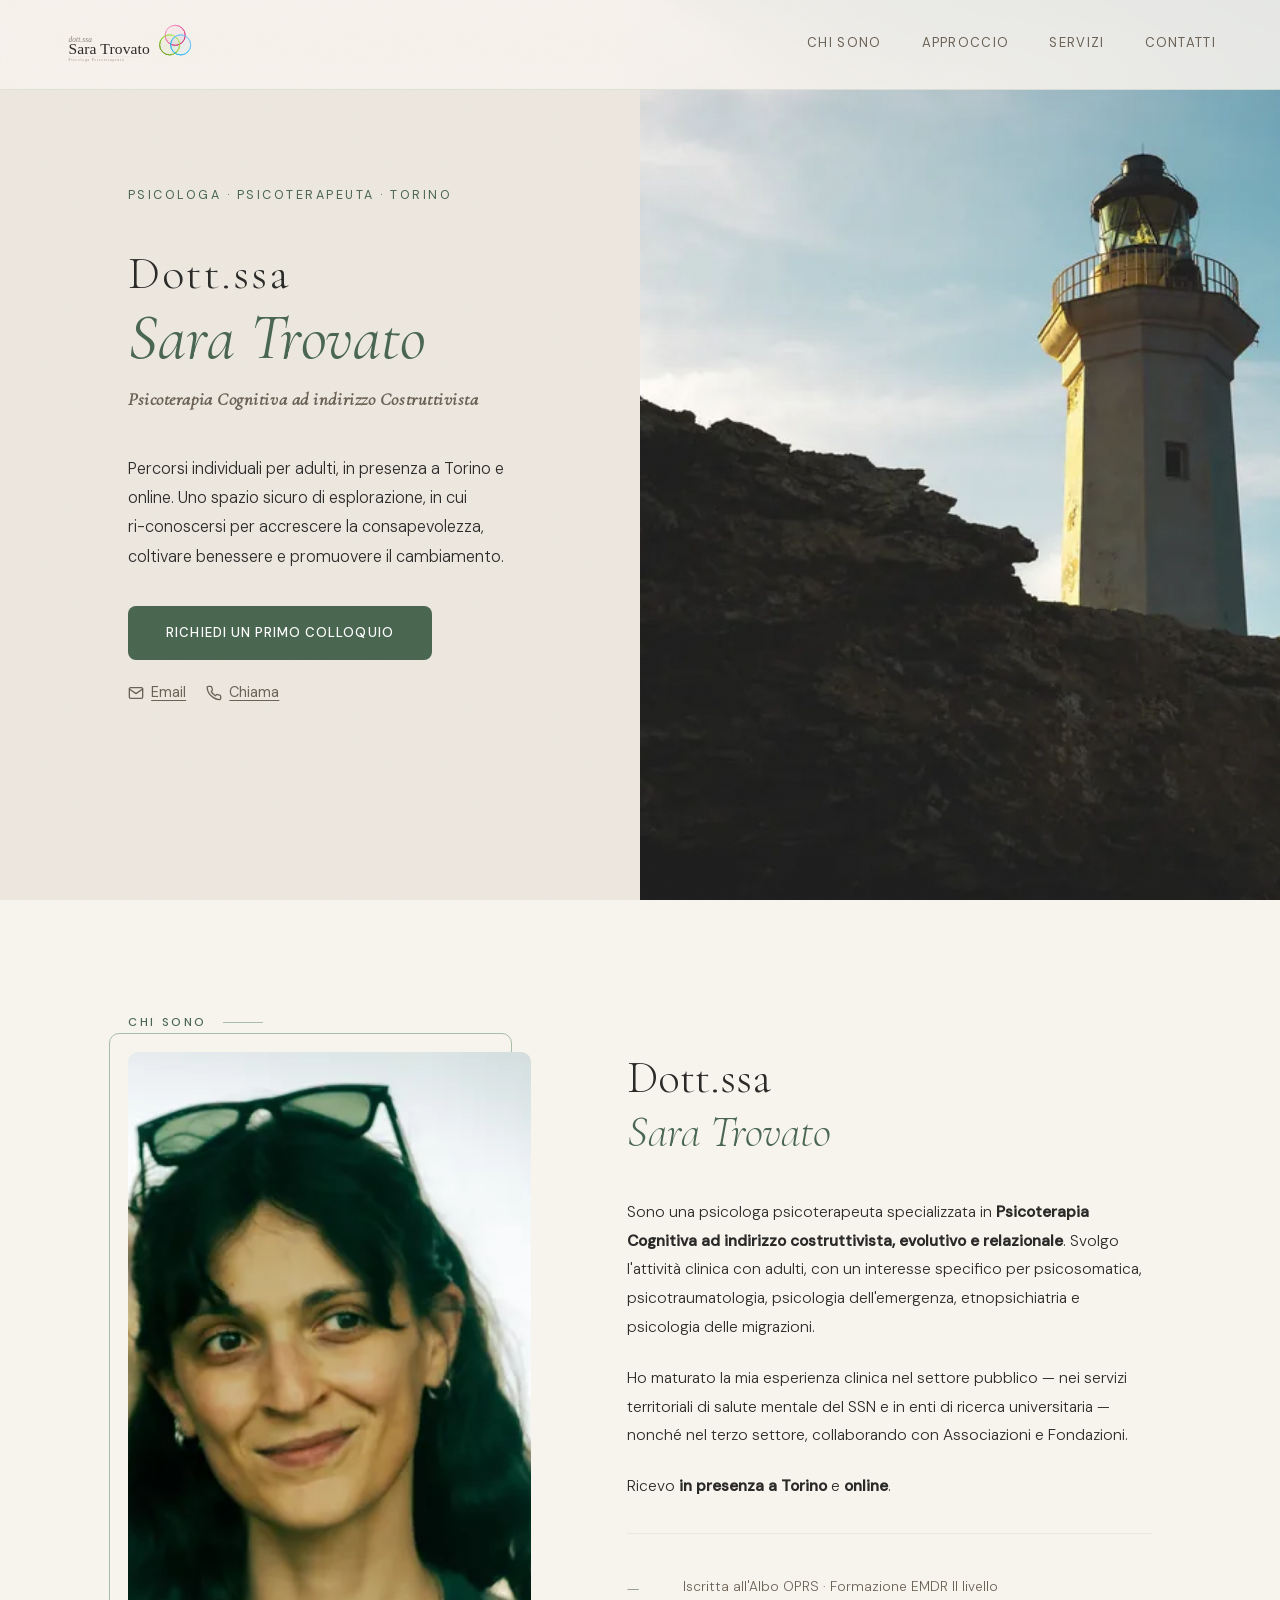
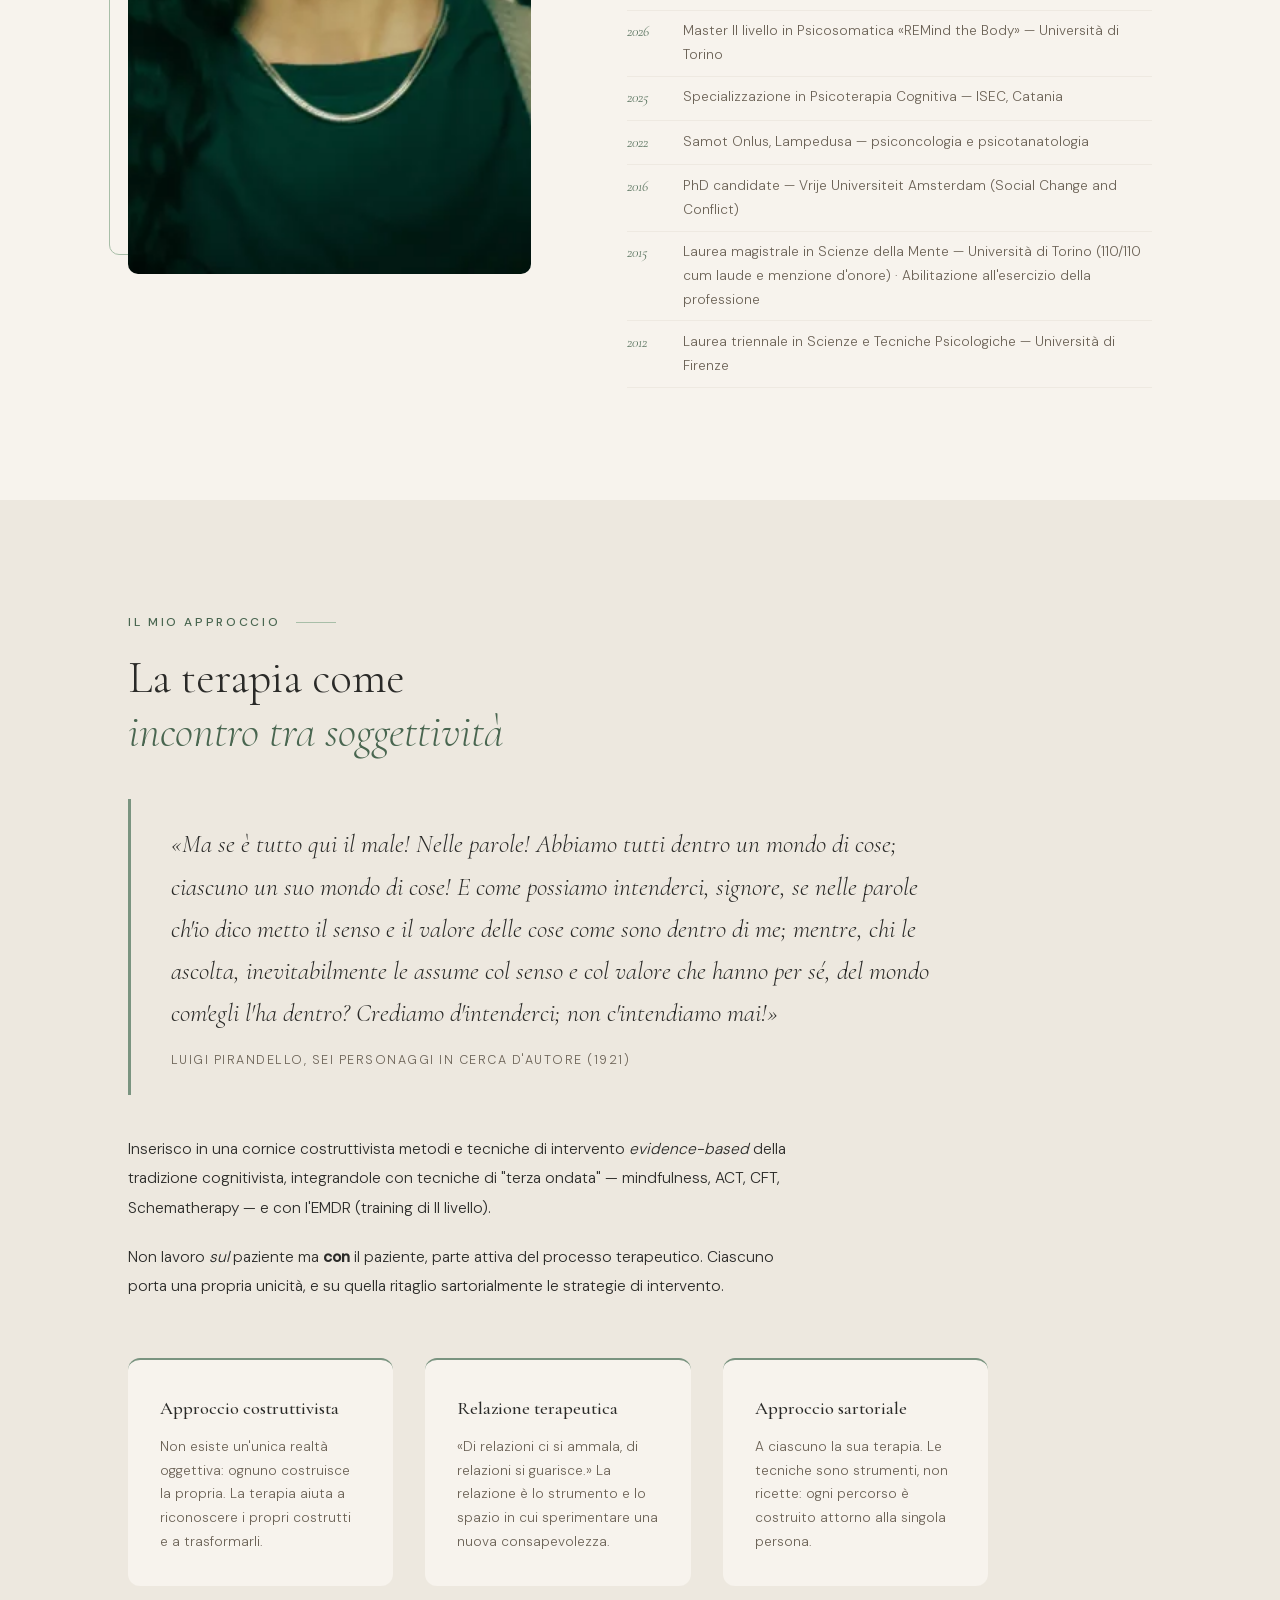
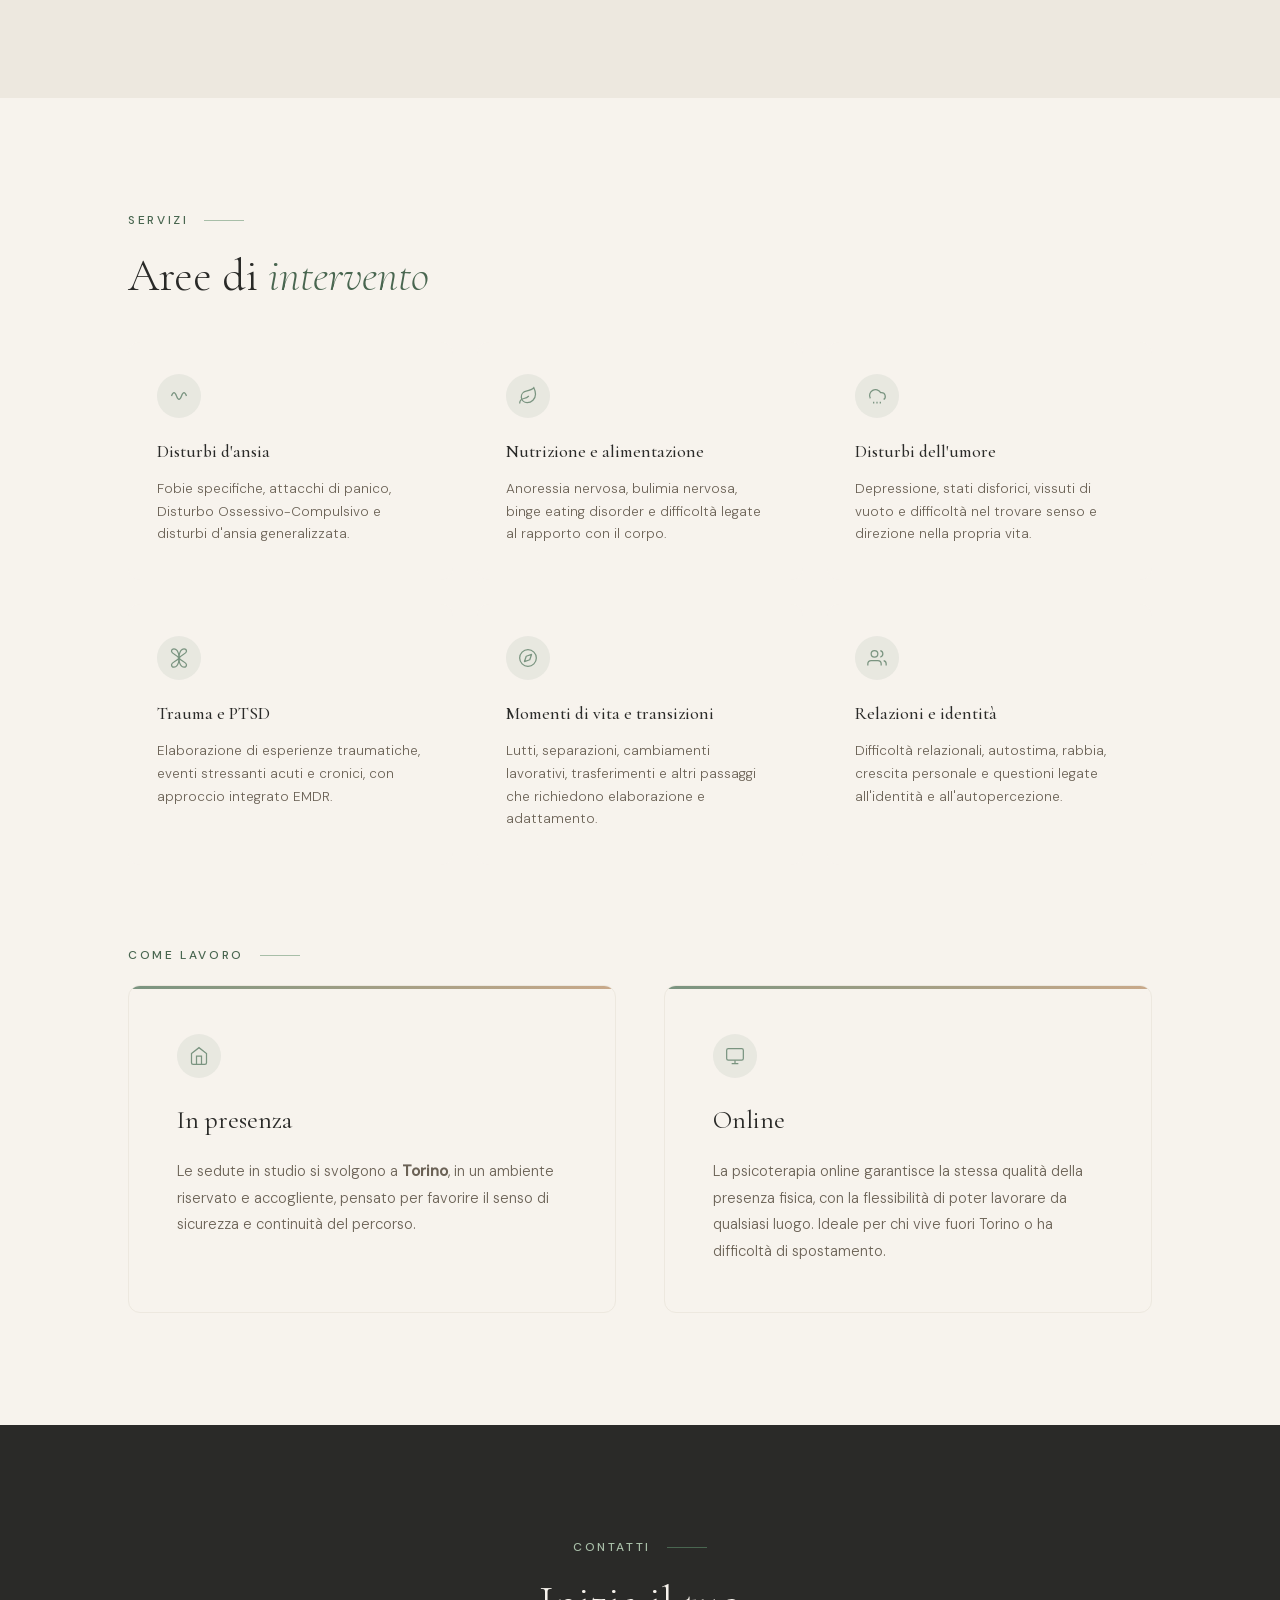
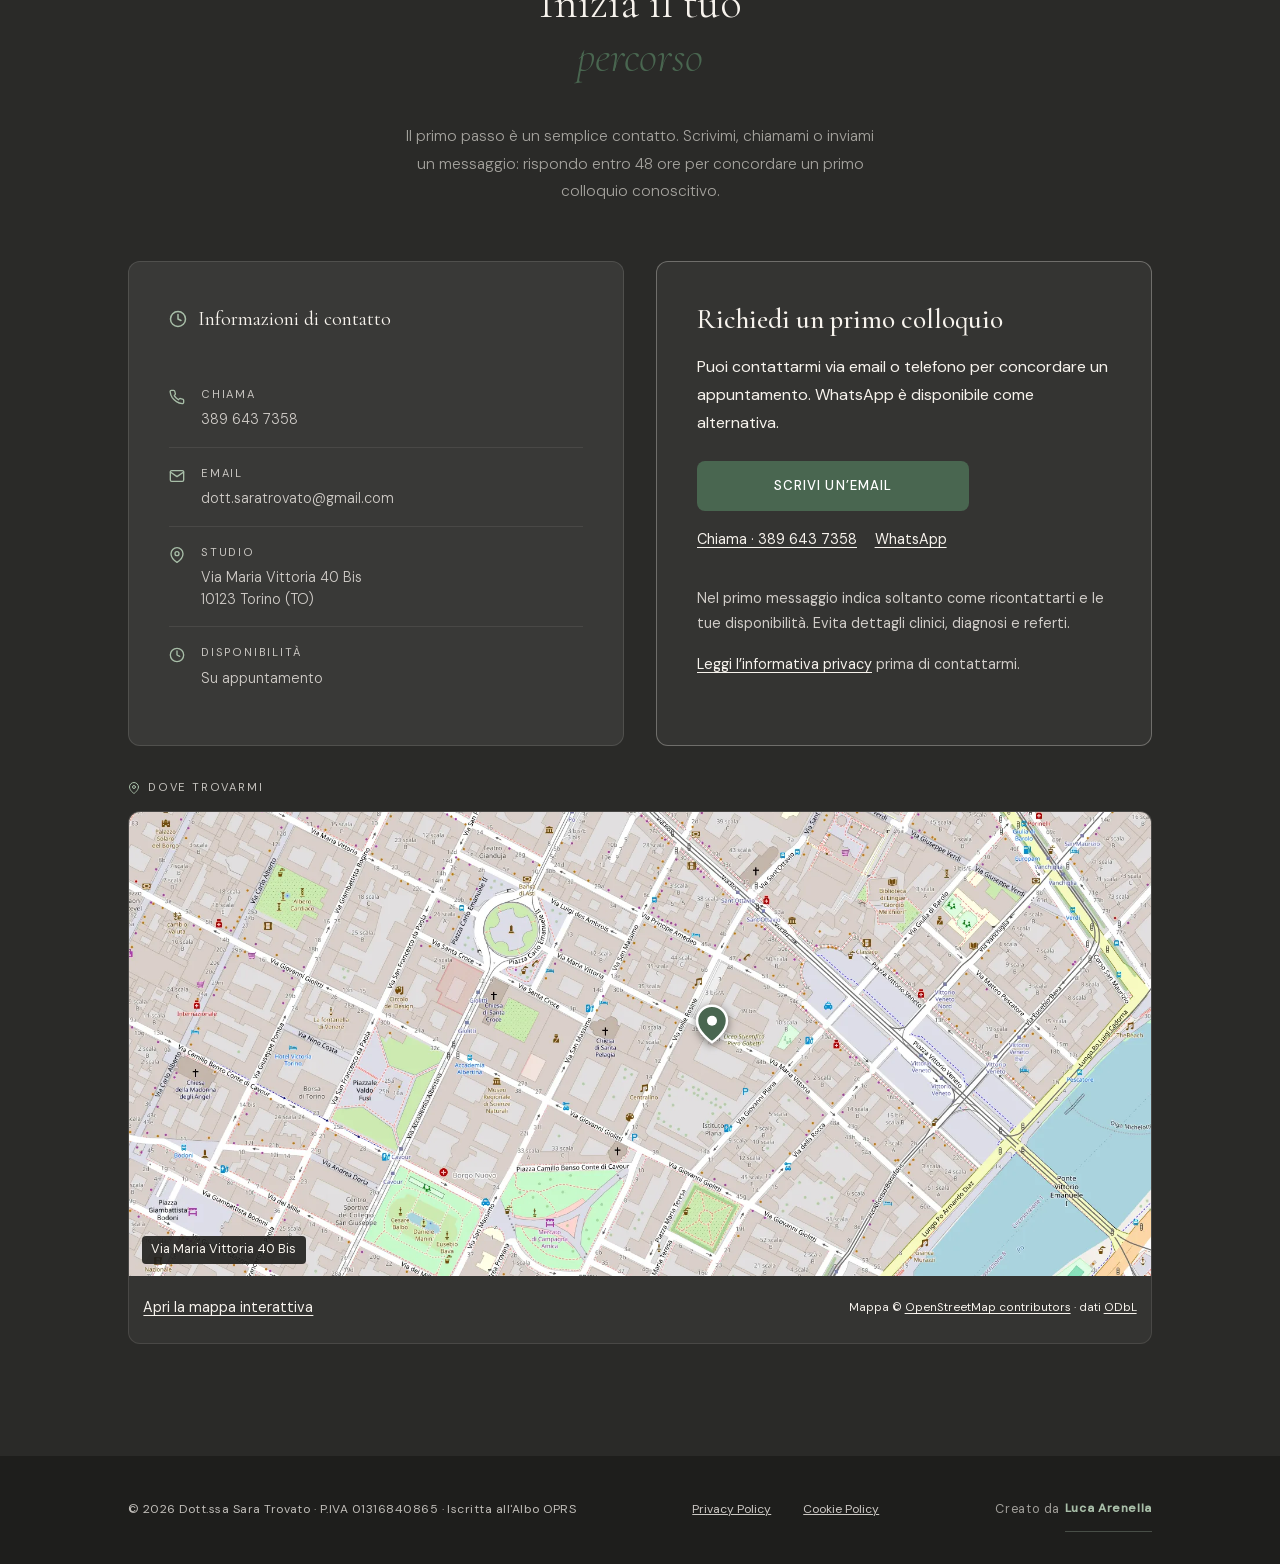
<file: index.html>
<!DOCTYPE html>
<html lang="it">
<head>
  <meta charset="UTF-8" />
  <meta http-equiv="Content-Security-Policy" content="default-src 'self'; script-src 'self'; style-src 'self' 'unsafe-inline'; img-src 'self' data:; font-src 'self'; connect-src 'none'; frame-src 'none'; object-src 'none'; base-uri 'self'; form-action 'none'" />
  <meta name="referrer" content="strict-origin-when-cross-origin" />
  <meta name="viewport" content="width=device-width, initial-scale=1.0" />
  <title>Psicologa Psicoterapeuta Torino | Dott.ssa Sara Trovato</title>
  <meta name="description" content="Dott.ssa Sara Trovato, psicologa e psicoterapeuta a Torino. Percorsi individuali per adulti, in presenza e online, a indirizzo cognitivo costruttivista." />
  <meta name="author" content="Dott.ssa Sara Trovato" />
  <meta name="robots" content="index, follow" />
  <link rel="canonical" href="https://immacolato.github.io/sara-psy/" />
  <!-- Open Graph (WhatsApp, Facebook, LinkedIn) -->
  <meta property="og:type" content="website" />
  <meta property="og:url" content="https://immacolato.github.io/sara-psy/" />
  <meta property="og:title" content="Psicologa Psicoterapeuta Torino | Dott.ssa Sara Trovato" />
  <meta property="og:description" content="Percorsi individuali per adulti, in presenza a Torino e online. Psicoterapia Cognitiva Costruttivista, EMDR, psicosomatica. Uno spazio sicuro per esplorare, comprendere e cambiare." />
  <meta property="og:image" content="https://immacolato.github.io/sara-psy/img/profilo-960.jpg" />
  <meta property="og:locale" content="it_IT" />
  <meta name="twitter:card" content="summary_large_image" />
  <meta name="twitter:title" content="Psicologa Psicoterapeuta Torino | Dott.ssa Sara Trovato" />
  <meta name="twitter:description" content="Percorsi individuali per adulti, in presenza a Torino e online." />
  <meta name="twitter:image" content="https://immacolato.github.io/sara-psy/img/profilo-960.jpg" />
  <!-- Schema.org Person / Place: dati professionali da confermare prima del lancio -->
  <script type="application/ld+json">
{
  "@context": "https://schema.org",
  "@graph": [
    {
      "@type": "Person",
      "@id": "https://immacolato.github.io/sara-psy/#sara",
      "name": "Dott.ssa Sara Trovato",
      "url": "https://immacolato.github.io/sara-psy/",
      "jobTitle": "Psicologa e Psicoterapeuta",
      "telephone": "+393896437358",
      "email": "dott.saratrovato@gmail.com",
      "image": "https://immacolato.github.io/sara-psy/img/profilo-960.jpg",
      "workLocation": {
        "@id": "https://immacolato.github.io/sara-psy/#studio"
      }
    },
    {
      "@type": "Place",
      "@id": "https://immacolato.github.io/sara-psy/#studio",
      "name": "Studio di Sara Trovato",
      "address": {
        "@type": "PostalAddress",
        "streetAddress": "Via Maria Vittoria 40 Bis",
        "postalCode": "10123",
        "addressLocality": "Torino",
        "addressCountry": "IT"
      }
    }
  ]
}
  </script>
  <link rel="stylesheet" href="fonts.css" />
  <link rel="stylesheet" href="styles.css" />
  <link rel="icon" type="image/svg+xml" href="img/logo.svg" />
</head>

<body>
  <a class="skip-link" href="#main">Vai al contenuto</a>

  <!-- NAV -->
  <nav aria-label="Navigazione principale">
    <a class="nav-name" href="#top">
      <img src="img/logo.svg" alt="Dott.ssa Sara Trovato — Psicologa Psicoterapeuta" class="nav-logo">
    </a>
    <ul class="nav-links">
      <li><a href="#chi-sono">Chi sono</a></li>
      <li><a href="#approccio">Approccio</a></li>
      <li><a href="#servizi">Servizi</a></li>
      <li><a href="#contatti">Contatti</a></li>
    </ul>
    <div class="mobile-nav">
      <a href="#chi-sono" class="mobile-nav-item">
        <svg aria-hidden="true" focusable="false" viewBox="0 0 24 24" fill="none" stroke="currentColor" stroke-width="1.5"><circle cx="12" cy="8" r="4"/><path d="M4 20c0-4 3.58-7 8-7s8 3 8 7"/></svg>
        <span>Chi sono</span>
      </a>
      <a href="#approccio" class="mobile-nav-item">
        <svg aria-hidden="true" focusable="false" viewBox="0 0 24 24" fill="none" stroke="currentColor" stroke-width="1.5"><circle cx="12" cy="12" r="9"/><circle cx="12" cy="12" r="5"/><circle cx="12" cy="12" r="1.5" fill="currentColor" stroke="none"/></svg>
        <span>Approccio</span>
      </a>
      <a href="#servizi" class="mobile-nav-item">
        <svg aria-hidden="true" focusable="false" viewBox="0 0 24 24" fill="none" stroke="currentColor" stroke-width="1.5"><rect x="3" y="3" width="7" height="7" rx="1"/><rect x="14" y="3" width="7" height="7" rx="1"/><rect x="3" y="14" width="7" height="7" rx="1"/><rect x="14" y="14" width="7" height="7" rx="1"/></svg>
        <span>Servizi</span>
      </a>
      <a href="#contatti" class="mobile-nav-item">
        <svg aria-hidden="true" focusable="false" viewBox="0 0 24 24" fill="none" stroke="currentColor" stroke-width="1.5"><path d="M21 15a2 2 0 0 1-2 2H7l-4 4V5a2 2 0 0 1 2-2h14a2 2 0 0 1 2 2z"/></svg>
        <span>Contatti</span>
      </a>
    </div>
  </nav>

  <main id="main" tabindex="-1">
  <!-- HERO -->
  <section id="top" class="hero section-alt" style="padding:0;">
    <div class="hero-text">
      <p class="hero-eyebrow">Psicologa · Psicoterapeuta · Torino</p>
      <h1 class="hero-name"><span class="hero-name-prefix">Dott.ssa</span><br><em>Sara Trovato</em></h1>
      <p class="hero-title">Psicoterapia Cognitiva ad indirizzo Costruttivista</p>
      <p class="hero-tagline">Percorsi individuali per adulti, in presenza a Torino e online. Uno spazio sicuro di esplorazione, in cui <nobr>ri-conoscersi</nobr> per accrescere la consapevolezza, coltivare benessere e promuovere il cambiamento.</p>
      <div class="hero-cta">
        <a class="btn btn-primary" href="#primo-colloquio">Richiedi un primo colloquio</a>
        <div class="hero-secondary-links">
          <a class="hero-contact-link" href="mailto:dott.saratrovato@gmail.com">
            <svg aria-hidden="true" focusable="false" class="icon" viewBox="0 0 24 24"><path d="M4 4h16c1.1 0 2 .9 2 2v12c0 1.1-.9 2-2 2H4c-1.1 0-2-.9-2-2V6c0-1.1.9-2 2-2z"/><polyline points="22,6 12,13 2,6"/></svg>
            Email
          </a>
          <a class="hero-contact-link" href="tel:+393896437358">
            <svg aria-hidden="true" focusable="false" class="icon" viewBox="0 0 24 24"><path d="M22 16.92v3a2 2 0 0 1-2.18 2 19.79 19.79 0 0 1-8.63-3.07A19.5 19.5 0 0 1 4.82 13a19.79 19.79 0 0 1-3.07-8.67A2 2 0 0 1 3.77 2h3a2 2 0 0 1 2 1.72 12.84 12.84 0 0 0 .7 2.81 2 2 0 0 1-.45 2.11L7.91 9.91a16 16 0 0 0 6.18 6.18l1.27-1.27a2 2 0 0 1 2.11-.45 12.84 12.84 0 0 0 2.81.7A2 2 0 0 1 22 16.92z"/></svg>
            Chiama
          </a>
        </div>
      </div>
    </div>

    <div class="hero-visual">
      <picture>
        <source type="image/webp" srcset="img/faro-480.webp 480w, img/faro-960.webp 960w, img/faro-1440.webp 1440w" sizes="(max-width: 1024px) 100vw, 50vw">
        <img src="img/faro-1440.jpg" srcset="img/faro-480.jpg 480w, img/faro-960.jpg 960w, img/faro-1440.jpg 1440w" sizes="(max-width: 1024px) 100vw, 50vw" width="1440" height="960" alt="" class="hero-visual-img">
      </picture>
    </div>
  </section>

  <!-- CHI SONO -->
  <section id="chi-sono">
    <div class="section-label">Chi sono</div>
    <div class="chi-sono-grid">
      <div>
        <div class="photo-frame">
          <picture>
        <source type="image/webp" srcset="img/profilo-320.webp 320w, img/profilo-640.webp 640w, img/profilo-960.webp 960w" sizes="(max-width: 1024px) 320px, 40vw">
        <img src="img/profilo-960.jpg" srcset="img/profilo-320.jpg 320w, img/profilo-640.jpg 640w, img/profilo-960.jpg 960w" sizes="(max-width: 1024px) 320px, 40vw" width="960" height="822" alt="Dott.ssa Sara Trovato" loading="lazy" decoding="async">
      </picture>
        </div>
      </div>
      <div class="bio-text">
        <h2 class="section-title">Dott.ssa<br><em>Sara Trovato</em></h2>
        <p>Sono una psicologa psicoterapeuta specializzata in <strong>Psicoterapia Cognitiva ad indirizzo costruttivista, evolutivo e relazionale</strong>. Svolgo l'attività clinica con adulti, con un interesse specifico per psicosomatica, psicotraumatologia, psicologia dell'emergenza, etnopsichiatria e psicologia delle migrazioni.</p>
        <p>Ho maturato la mia esperienza clinica nel settore pubblico — nei servizi territoriali di salute mentale del SSN e in enti di ricerca universitaria — nonché nel terzo settore, collaborando con Associazioni e Fondazioni.</p>
        <p>Ricevo <strong>in presenza a Torino</strong> e <strong>online</strong>.</p>

        <ul class="formation-list">
          <li><span class="year">—</span><span>Iscritta all'Albo OPRS · Formazione EMDR II livello</span></li>
          <li><span class="year">2026</span><span>Master II livello in Psicosomatica «REMind the Body» — Università di Torino</span></li>
          <li><span class="year">2025</span><span>Specializzazione in Psicoterapia Cognitiva — ISEC, Catania</span></li>
          <li><span class="year">2022</span><span>Samot Onlus, Lampedusa — psiconcologia e psicotanatologia</span></li>
          <li><span class="year">2016</span><span>PhD candidate — Vrije Universiteit Amsterdam (Social Change and Conflict)</span></li>
          <li><span class="year">2015</span><span>Laurea magistrale in Scienze della Mente — Università di Torino (110/110 cum laude e menzione d'onore) · Abilitazione all'esercizio della professione</span></li>
          <li><span class="year">2012</span><span>Laurea triennale in Scienze e Tecniche Psicologiche — Università di Firenze</span></li>
        </ul>
      </div>
    </div>
  </section>

  <!-- APPROCCIO -->
  <section id="approccio" class="section-alt">
    <div class="approccio-inner reveal">
      <div class="section-label">Il mio approccio</div>
      <h2 class="section-title">La terapia come<br><em>incontro tra soggettività</em></h2>

      <blockquote>
        «Ma se è tutto qui il male! Nelle parole! Abbiamo tutti dentro un mondo di cose; ciascuno un suo mondo di cose! E come possiamo intenderci, signore, se nelle parole ch'io dico metto il senso e il valore delle cose come sono dentro di me; mentre, chi le ascolta, inevitabilmente le assume col senso e col valore che hanno per sé, del mondo com'egli l'ha dentro? Crediamo d'intenderci; non c'intendiamo mai!»
        <cite>Luigi Pirandello, Sei personaggi in cerca d'autore (1921)</cite>
      </blockquote>

      <p style="font-size:.97rem;font-weight:300;line-height:1.9;color:var(--charcoal);max-width:680px;">
        Inserisco in una cornice costruttivista metodi e tecniche di intervento <em>evidence-based</em> della tradizione cognitivista, integrandole con tecniche di "terza ondata" — mindfulness, ACT, CFT, Schematherapy — e con l'EMDR (training di II livello).
      </p>
      <p style="font-size:.97rem;font-weight:300;line-height:1.9;color:var(--charcoal);max-width:680px;margin-top:1.2rem;">
        Non lavoro <em>sul</em> paziente ma <strong>con</strong> il paziente, parte attiva del processo terapeutico. Ciascuno porta una propria unicità, e su quella ritaglio sartorialmente le strategie di intervento.
      </p>

      <div class="approccio-pillars reveal reveal-d1">
        <div class="pillar">
          <h3>Approccio costruttivista</h3>
          <p>Non esiste un'unica realtà oggettiva: ognuno costruisce la propria. La terapia aiuta a riconoscere i propri costrutti e a trasformarli.</p>
        </div>
        <div class="pillar">
          <h3>Relazione terapeutica</h3>
          <p>«Di relazioni ci si ammala, di relazioni si guarisce.» La relazione è lo strumento e lo spazio in cui sperimentare una nuova consapevolezza.</p>
        </div>
        <div class="pillar">
          <h3>Approccio sartoriale</h3>
          <p>A ciascuno la sua terapia. Le tecniche sono strumenti, non ricette: ogni percorso è costruito attorno alla singola persona.</p>
        </div>
      </div>
    </div>
  </section>

  <!-- SERVIZI / AREE -->
  <section id="servizi">
    <div class="section-label reveal">Servizi</div>
    <h2 class="section-title reveal">Aree di <em>intervento</em></h2>

    <div class="aree-grid">
      <div class="area-card reveal reveal-d1">
        <div class="area-icon">
          <svg aria-hidden="true" focusable="false" viewBox="0 0 24 24" fill="none" stroke="currentColor" stroke-width="1.5"><path d="M3 12 Q6 4 9 12 Q12 20 15 12 Q18 4 21 12"/></svg>
        </div>
        <h3>Disturbi d'ansia</h3>
        <p>Fobie specifiche, attacchi di panico, Disturbo Ossessivo-Compulsivo e disturbi d'ansia generalizzata.</p>
      </div>
      <div class="area-card reveal reveal-d2">
        <div class="area-icon">
          <svg aria-hidden="true" focusable="false" viewBox="0 0 24 24" fill="none" stroke="currentColor" stroke-width="1.5"><path d="M11 20A7 7 0 0 1 9.8 6.1C15.5 5 17 4.48 19 2c1 2 2 4.18 2 8 0 5.5-4.78 10-10 10z"/><path d="M2 21c0-3 1.85-5.36 5.08-6C9.5 14.52 12 13 13 12"/></svg>
        </div>
        <h3>Nutrizione e alimentazione</h3>
        <p>Anoressia nervosa, bulimia nervosa, binge eating disorder e difficoltà legate al rapporto con il corpo.</p>
      </div>
      <div class="area-card reveal reveal-d3">
        <div class="area-icon">
          <svg aria-hidden="true" focusable="false" viewBox="0 0 24 24" fill="none" stroke="currentColor" stroke-width="1.5"><path d="M20 16.2A4.5 4.5 0 0 0 17.5 8h-1.1A7 7 0 1 0 4 14.9"/><line x1="8" y1="19" x2="8" y2="21"/><line x1="12" y1="19" x2="12" y2="21"/><line x1="16" y1="19" x2="16" y2="21"/></svg>
        </div>
        <h3>Disturbi dell'umore</h3>
        <p>Depressione, stati disforici, vissuti di vuoto e difficoltà nel trovare senso e direzione nella propria vita.</p>
      </div>
      <div class="area-card reveal reveal-d1">
        <div class="area-icon">
          <svg aria-hidden="true" focusable="false" viewBox="0 0 24 24" fill="none" stroke="currentColor" stroke-width="1.5"><path d="M12 12C9 8 3 7 3 4a3 3 0 0 1 3-3c2.5 0 5 3 6 8z"/><path d="M12 12c3-4 9-5 9-8a3 3 0 0 0-3-3c-2.5 0-5 3-6 8z"/><path d="M12 12C9 16 3 17 3 20a3 3 0 0 0 3 3c2.5 0 5-3 6-8z"/><path d="M12 12c3 4 9 5 9 8a3 3 0 0 1-3 3c-2.5 0-5-3-6-8z"/></svg>
        </div>
        <h3>Trauma e PTSD</h3>
        <p>Elaborazione di esperienze traumatiche, eventi stressanti acuti e cronici, con approccio integrato EMDR.</p>
      </div>
      <div class="area-card reveal reveal-d2">
        <div class="area-icon">
          <svg aria-hidden="true" focusable="false" viewBox="0 0 24 24" fill="none" stroke="currentColor" stroke-width="1.5"><circle cx="12" cy="12" r="10"/><polygon points="16.24 7.76 14.12 14.12 7.76 16.24 9.88 9.88 16.24 7.76" stroke-linejoin="round"/></svg>
        </div>
        <h3>Momenti di vita e transizioni</h3>
        <p>Lutti, separazioni, cambiamenti lavorativi, trasferimenti e altri passaggi che richiedono elaborazione e adattamento.</p>
      </div>
      <div class="area-card reveal reveal-d3">
        <div class="area-icon">
          <svg aria-hidden="true" focusable="false" viewBox="0 0 24 24" fill="none" stroke="currentColor" stroke-width="1.5"><path d="M17 21v-2a4 4 0 0 0-4-4H5a4 4 0 0 0-4 4v2"/><circle cx="9" cy="7" r="4"/><path d="M23 21v-2a4 4 0 0 0-3-3.87"/><path d="M16 3.13a4 4 0 0 1 0 7.75"/></svg>
        </div>
        <h3>Relazioni e identità</h3>
        <p>Difficoltà relazionali, autostima, rabbia, crescita personale e questioni legate all'identità e all'autopercezione.</p>
      </div>
    </div>

    <!-- Modalità -->
    <div style="margin-top:5rem;">
      <h2 class="section-label reveal">Come lavoro</h2>
      <div class="modalita-grid reveal">
        <div class="modalita-card">
          <div class="area-icon">
            <svg aria-hidden="true" focusable="false" viewBox="0 0 24 24" fill="none" stroke="currentColor" stroke-width="1.5"><path d="M3 9l9-7 9 7v11a2 2 0 0 1-2 2H5a2 2 0 0 1-2-2z"/><polyline points="9 22 9 12 15 12 15 22"/></svg>
          </div>
          <h3>In presenza</h3>
          <p>Le sedute in studio si svolgono a <strong>Torino</strong>, in un ambiente riservato e accogliente, pensato per favorire il senso di sicurezza e continuità del percorso.</p>
        </div>
        <div class="modalita-card">
          <div class="area-icon">
            <svg aria-hidden="true" focusable="false" viewBox="0 0 24 24" fill="none" stroke="currentColor" stroke-width="1.5"><rect x="2" y="3" width="20" height="14" rx="2"/><line x1="8" y1="21" x2="16" y2="21"/><line x1="12" y1="17" x2="12" y2="21"/></svg>
          </div>
          <h3>Online</h3>
          <p>La psicoterapia online garantisce la stessa qualità della presenza fisica, con la flessibilità di poter lavorare da qualsiasi luogo. Ideale per chi vive fuori Torino o ha difficoltà di spostamento.</p>
        </div>
      </div>
    </div>
  </section>

  <!-- SCROLL TO TOP -->
  <button id="scroll-top" hidden disabled aria-label="Torna su" title="Torna su">
    <svg aria-hidden="true" focusable="false" viewBox="0 0 24 24" fill="none" stroke="currentColor" stroke-width="2"><polyline points="18 15 12 9 6 15"/></svg>
  </button>


  <!-- CONTATTI -->
  <section id="contatti">
    <div class="section-label">Contatti</div>
    <h2 class="section-title">Inizia il tuo<br><em>percorso</em></h2>
    <p class="contact-sub">Il primo passo è un semplice contatto. Scrivimi, chiamami o inviami un messaggio: rispondo entro 48 ore per concordare un primo colloquio conoscitivo.</p>

    <div class="contatti-grid">

      <div class="contatti-info-card">
        <h3>
          <svg aria-hidden="true" focusable="false" viewBox="0 0 24 24"><circle cx="12" cy="12" r="10"/><polyline points="12 6 12 12 16 14"/></svg>
          Informazioni di contatto
        </h3>

        <a class="info-row" href="tel:+393896437358">
          <svg aria-hidden="true" focusable="false" viewBox="0 0 24 24"><path d="M22 16.92v3a2 2 0 0 1-2.18 2 19.79 19.79 0 0 1-8.63-3.07A19.5 19.5 0 0 1 4.82 13a19.79 19.79 0 0 1-3.07-8.67A2 2 0 0 1 3.77 2h3a2 2 0 0 1 2 1.72 12.84 12.84 0 0 0 .7 2.81 2 2 0 0 1-.45 2.11L7.91 9.91a16 16 0 0 0 6.18 6.18l1.27-1.27a2 2 0 0 1 2.11-.45 12.84 12.84 0 0 0 2.81.7A2 2 0 0 1 22 16.92z"/></svg>
          <div class="info-row-text">
            <span class="info-row-label">Chiama</span>
            <span class="info-row-value">389 643 7358</span>
          </div>
        </a>

        <a class="info-row" href="mailto:dott.saratrovato@gmail.com">
          <svg aria-hidden="true" focusable="false" viewBox="0 0 24 24"><path d="M4 4h16c1.1 0 2 .9 2 2v12c0 1.1-.9 2-2 2H4c-1.1 0-2-.9-2-2V6c0-1.1.9-2 2-2z"/><polyline points="22,6 12,13 2,6"/></svg>
          <div class="info-row-text">
            <span class="info-row-label">Email</span>
            <span class="info-row-value">dott.saratrovato@gmail.com</span>
          </div>
        </a>

        <div class="info-row">
          <svg aria-hidden="true" focusable="false" viewBox="0 0 24 24"><path d="M21 10c0 7-9 13-9 13s-9-6-9-13a9 9 0 0 1 18 0z"/><circle cx="12" cy="10" r="3"/></svg>
          <div class="info-row-text">
            <span class="info-row-label">Studio</span>
            <span class="info-row-value">Via Maria Vittoria 40 Bis<br>10123 Torino (TO)</span>
          </div>
        </div>

        <div class="info-row">
          <svg aria-hidden="true" focusable="false" viewBox="0 0 24 24"><circle cx="12" cy="12" r="10"/><polyline points="12 6 12 12 16 14"/></svg>
          <div class="info-row-text">
            <span class="info-row-label">Disponibilità</span>
            <span class="info-row-value">Su appuntamento</span>
          </div>
        </div>
      </div>

      <!-- CONTATTO DIRETTO: nessuna raccolta dati sul sito -->
      <div class="contatti-direct-card" id="primo-colloquio">
        <h3>Richiedi un primo colloquio</h3>
        <p>Puoi contattarmi via email o telefono per concordare un appuntamento. WhatsApp è disponibile come alternativa.</p>
        <div class="direct-contact-actions">
          <a class="btn btn-primary direct-contact-primary" href="mailto:dott.saratrovato@gmail.com">Scrivi un’email</a>
          <div class="direct-contact-secondary">
            <a href="tel:+393896437358">Chiama · 389 643 7358</a>
            <a href="https://wa.me/393896437358" target="_blank" rel="noopener noreferrer">WhatsApp</a>
          </div>
        </div>
        <p class="contact-note">Nel primo messaggio indica soltanto come ricontattarti e le tue disponibilità. Evita dettagli clinici, diagnosi e referti.</p>
        <p class="contact-note"><a href="privacy.html">Leggi l’informativa privacy</a> prima di contattarmi.</p>
      </div>

      <div class="map-location">
        <div class="map-label">
          <svg aria-hidden="true" focusable="false" viewBox="0 0 24 24"><path d="M21 10c0 7-9 13-9 13s-9-6-9-13a9 9 0 0 1 18 0z"/><circle cx="12" cy="10" r="3"/></svg>
          Dove trovarmi
        </div>
        <div class="map-wrap">
          <a class="map-preview" href="https://www.openstreetmap.org/?mlat=45.0650343&amp;mlon=7.6922580#map=17/45.0650343/7.6922580" target="_blank" rel="noopener noreferrer" aria-label="Apri la mappa interattiva dello studio su OpenStreetMap (nuova scheda)">
            <img src="img/mappa-studio.webp" alt="Mappa statica delle vie attorno allo studio in Via Maria Vittoria 40 Bis, Torino" width="1751" height="989" loading="lazy" decoding="async" />
            <svg class="map-marker" aria-hidden="true" focusable="false" viewBox="0 0 24 24"><path d="M21 10c0 7-9 13-9 13S3 17 3 10a9 9 0 0 1 18 0z"/><circle cx="12" cy="10" r="3"/></svg>
            <span class="map-preview-caption" aria-hidden="true">Via Maria Vittoria 40 Bis</span>
          </a>
          <div class="map-details">
            <a class="map-open" href="https://www.openstreetmap.org/?mlat=45.0650343&amp;mlon=7.6922580#map=17/45.0650343/7.6922580" target="_blank" rel="noopener noreferrer">Apri la mappa interattiva <span class="sr-only">(si apre in una nuova scheda)</span></a>
            <span class="map-attribution">Mappa © <a href="https://www.openstreetmap.org/copyright" target="_blank" rel="noopener noreferrer">OpenStreetMap contributors</a> · dati <a href="https://opendatacommons.org/licenses/odbl/1-0/" target="_blank" rel="noopener noreferrer">ODbL</a></span>
          </div>
        </div>
      </div>

    </div>
  </section>

  </main>

  <!-- FOOTER -->
  <footer>
    <p>© 2026 Dott.ssa Sara Trovato · P.IVA 01316840865 · Iscritta all'Albo OPRS</p>

    <div class="footer-links">
      <a href="privacy.html">Privacy Policy</a>
      <a href="cookie.html">Cookie Policy</a>
    </div>

    <div class="footer-credit">
      <span>Creato da</span>
      <a href="https://www.linkedin.com/in/luca-arenella/" target="_blank" rel="noopener noreferrer">Luca Arenella</a>
    </div>
  </footer>

  <script src="script.js" defer></script>
</body>
</html>
</file>
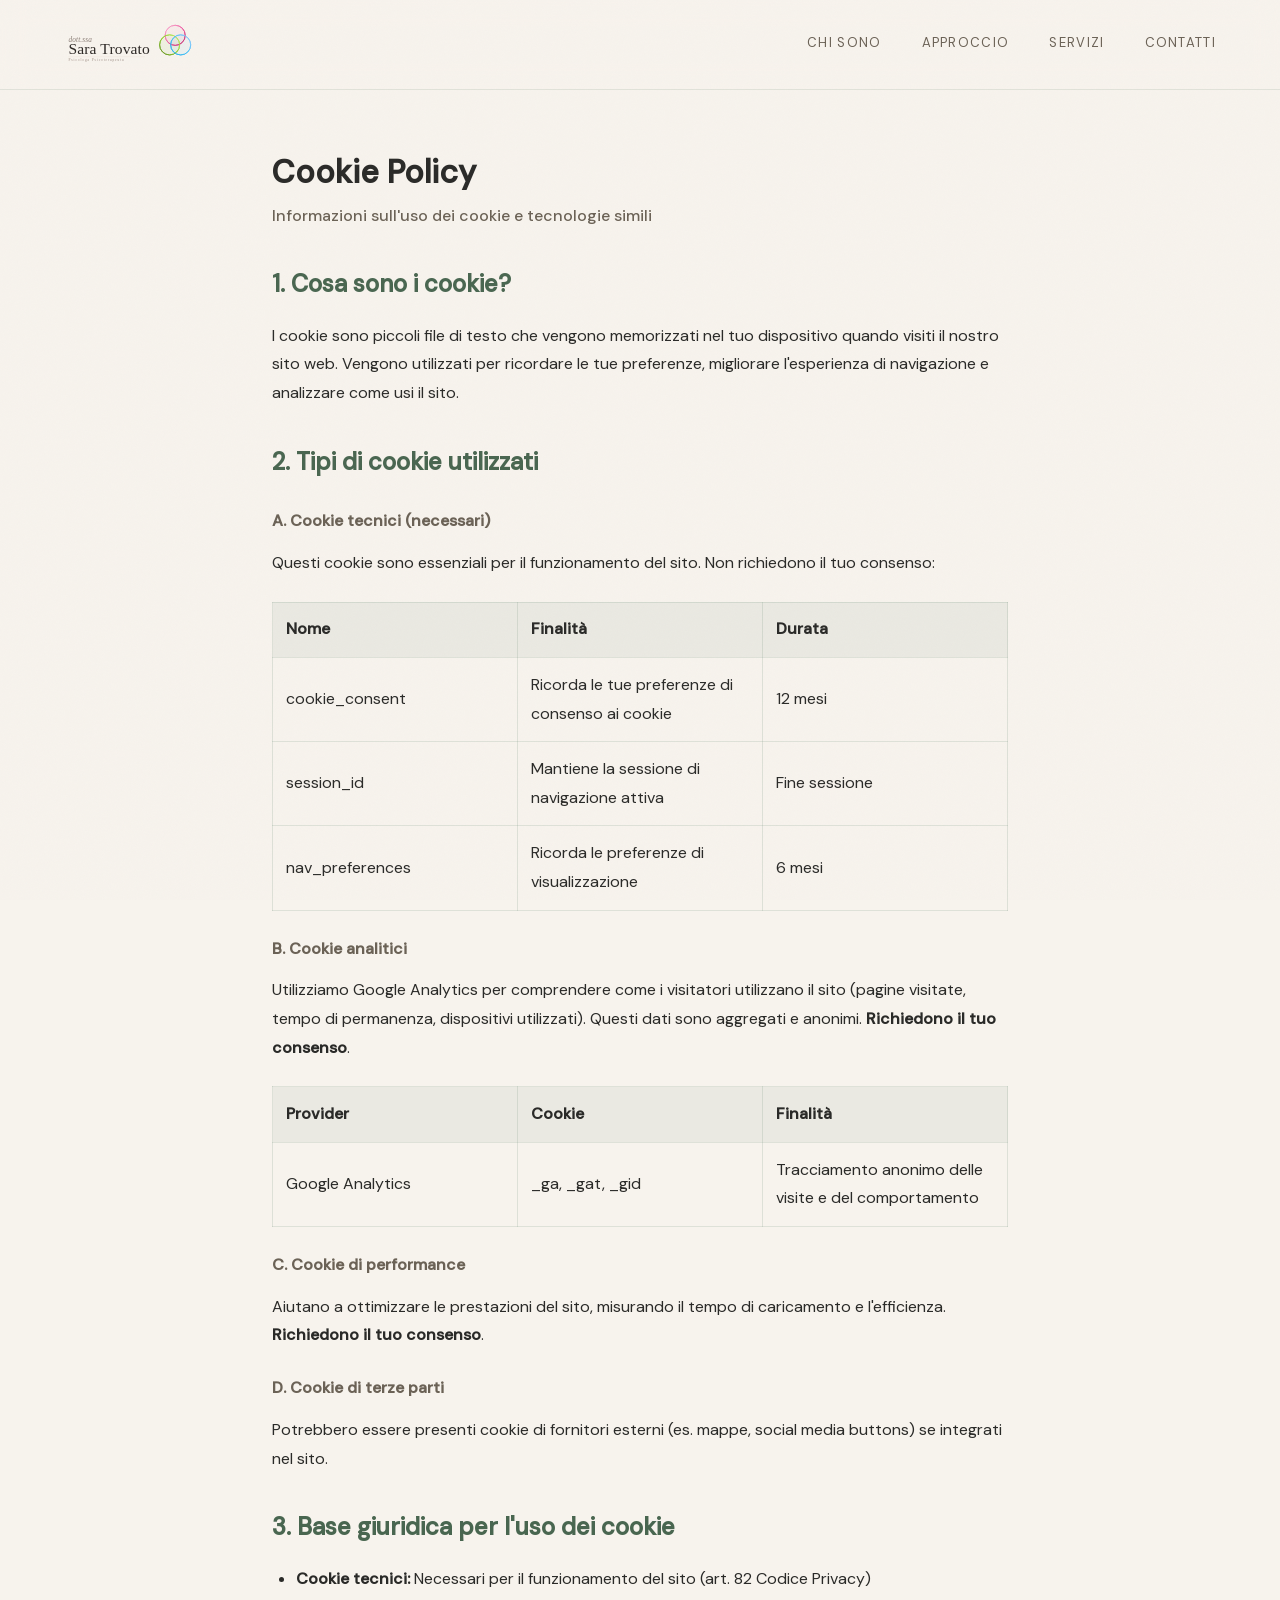
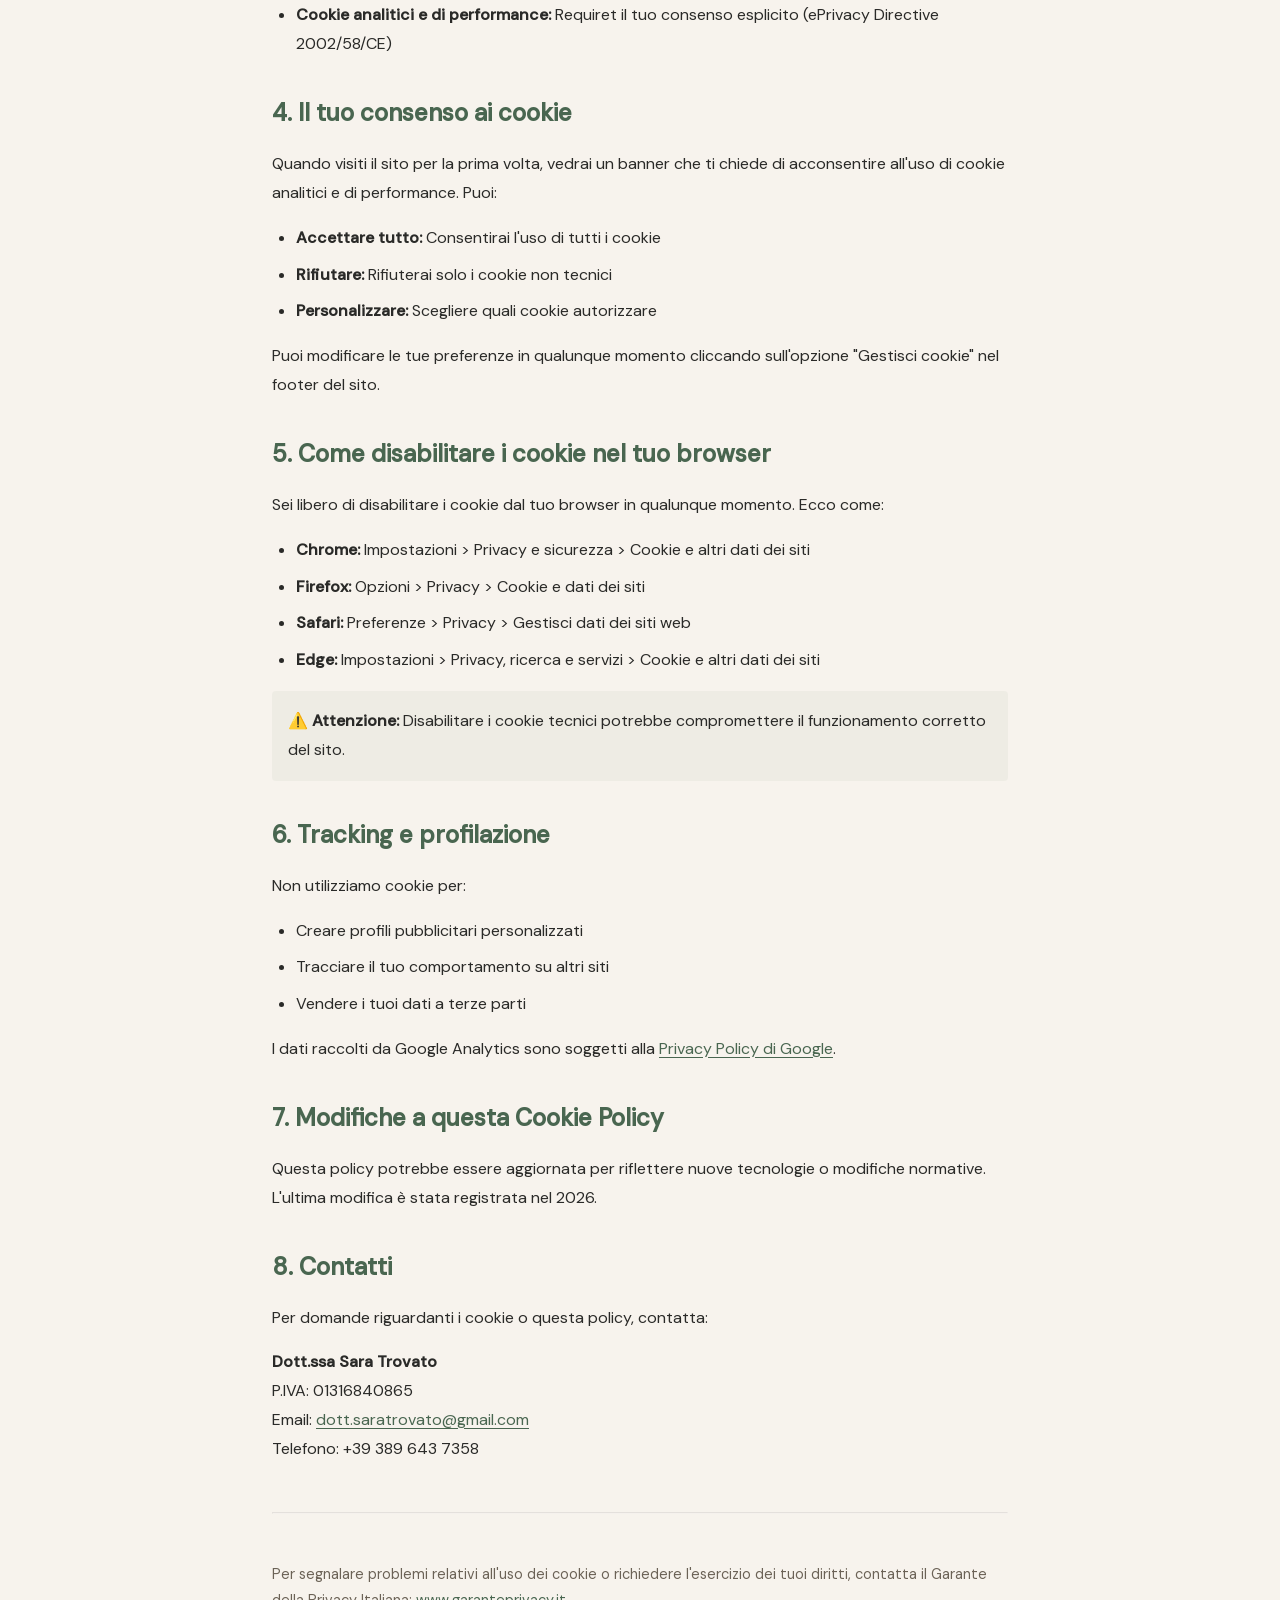
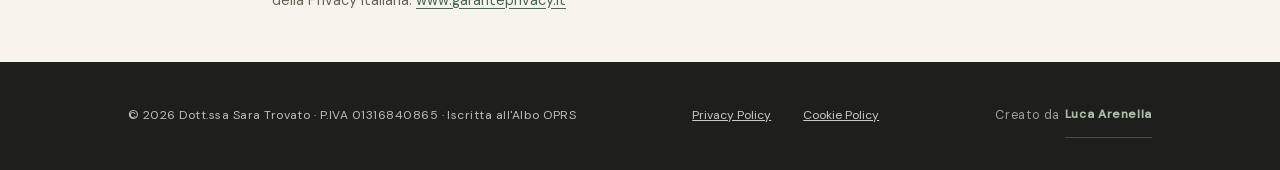
<file: cookie.html>
<!DOCTYPE html>
<html lang="it">
<head>
  <meta charset="UTF-8" />
  <meta http-equiv="Content-Security-Policy" content="default-src 'self'; script-src 'self'; style-src 'self' 'unsafe-inline'; img-src 'self' data:; font-src 'self'; connect-src 'none'; frame-src 'none'; object-src 'none'; base-uri 'self'; form-action 'none'" />
  <meta name="referrer" content="strict-origin-when-cross-origin" />
  <meta name="viewport" content="width=device-width, initial-scale=1.0" />
  <link rel="canonical" href="https://immacolato.github.io/sara-psy/cookie.html" />
  <title>Cookie Policy — Dott.ssa Sara Trovato</title>
  <link rel="stylesheet" href="fonts.css" />
  <link rel="stylesheet" href="styles.css" />
  <style>
    .policy-content { max-width: 800px; margin: 0 auto; padding: 9rem 2rem 2rem; line-height: 1.8; }
    .policy-content h2 { margin-top: 2rem; margin-bottom: 1rem; color: var(--sage-dk); }
    .policy-content h3 { margin-top: 1.5rem; margin-bottom: 0.8rem; font-size: 1rem; color: var(--warm-mid); }
    .policy-content p { margin-bottom: 1rem; }
    .policy-content ul { margin-left: 1.5rem; margin-bottom: 1rem; }
    .policy-content li { margin-bottom: 0.5rem; }
    .cookie-table { width: 100%; border-collapse: collapse; margin: 1.5rem 0; }
    .cookie-table th, .cookie-table td { border: 1px solid rgba(122, 148, 128, 0.2); padding: 0.8rem; text-align: left; }
    .cookie-table th { background: rgba(122, 148, 128, 0.1); font-weight: 600; }
  </style>
  <link rel="icon" type="image/svg+xml" href="img/logo.svg" />
</head>
<body>
  <a class="skip-link" href="#main">Vai al contenuto</a>
  <nav aria-label="Navigazione principale">
    <a class="nav-name" href="index.html#top">
      <img src="img/logo.svg" alt="Dott.ssa Sara Trovato — Psicologa Psicoterapeuta" class="nav-logo">
    </a>
    <ul class="nav-links">
      <li><a href="index.html#chi-sono">Chi sono</a></li>
      <li><a href="index.html#approccio">Approccio</a></li>
      <li><a href="index.html#servizi">Servizi</a></li>
      <li><a href="index.html#contatti">Contatti</a></li>
    </ul>
    <div class="mobile-nav">
      <a href="index.html#chi-sono" class="mobile-nav-item">
        <svg aria-hidden="true" focusable="false" viewBox="0 0 24 24" fill="none" stroke="currentColor" stroke-width="1.5"><circle cx="12" cy="8" r="4"/><path d="M4 20c0-4 3.58-7 8-7s8 3 8 7"/></svg>
        <span>Chi sono</span>
      </a>
      <a href="index.html#approccio" class="mobile-nav-item">
        <svg aria-hidden="true" focusable="false" viewBox="0 0 24 24" fill="none" stroke="currentColor" stroke-width="1.5"><circle cx="12" cy="12" r="9"/><circle cx="12" cy="12" r="5"/><circle cx="12" cy="12" r="1.5" fill="currentColor" stroke="none"/></svg>
        <span>Approccio</span>
      </a>
      <a href="index.html#servizi" class="mobile-nav-item">
        <svg aria-hidden="true" focusable="false" viewBox="0 0 24 24" fill="none" stroke="currentColor" stroke-width="1.5"><rect x="3" y="3" width="7" height="7" rx="1"/><rect x="14" y="3" width="7" height="7" rx="1"/><rect x="3" y="14" width="7" height="7" rx="1"/><rect x="14" y="14" width="7" height="7" rx="1"/></svg>
        <span>Servizi</span>
      </a>
      <a href="index.html#contatti" class="mobile-nav-item">
        <svg aria-hidden="true" focusable="false" viewBox="0 0 24 24" fill="none" stroke="currentColor" stroke-width="1.5"><path d="M21 15a2 2 0 0 1-2 2H7l-4 4V5a2 2 0 0 1 2-2h14a2 2 0 0 1 2 2z"/></svg>
        <span>Contatti</span>
      </a>
    </div>
  </nav>

  <main id="main" class="policy-content" tabindex="-1">
    <h1>Cookie Policy</h1>
    <p style="font-weight: 500; color: var(--warm-mid);">Informazioni sull'uso dei cookie e tecnologie simili</p>

    <h2>1. Cosa sono i cookie?</h2>
    <p>
      I cookie sono piccoli file di testo che vengono memorizzati nel tuo dispositivo quando visiti il nostro sito web. Vengono utilizzati per ricordare le tue preferenze, migliorare l'esperienza di navigazione e analizzare come usi il sito.
    </p>

    <h2>2. Tipi di cookie utilizzati</h2>

    <h3>A. Cookie tecnici (necessari)</h3>
    <p>
      Questi cookie sono essenziali per il funzionamento del sito. Non richiedono il tuo consenso:
    </p>
    <table class="cookie-table">
      <tr>
        <th>Nome</th>
        <th>Finalità</th>
        <th>Durata</th>
      </tr>
      <tr>
        <td>cookie_consent</td>
        <td>Ricorda le tue preferenze di consenso ai cookie</td>
        <td>12 mesi</td>
      </tr>
      <tr>
        <td>session_id</td>
        <td>Mantiene la sessione di navigazione attiva</td>
        <td>Fine sessione</td>
      </tr>
      <tr>
        <td>nav_preferences</td>
        <td>Ricorda le preferenze di visualizzazione</td>
        <td>6 mesi</td>
      </tr>
    </table>

    <h3>B. Cookie analitici</h3>
    <p>
      Utilizziamo Google Analytics per comprendere come i visitatori utilizzano il sito (pagine visitate, tempo di permanenza, dispositivi utilizzati). Questi dati sono aggregati e anonimi. <strong>Richiedono il tuo consenso</strong>.
    </p>
    <table class="cookie-table">
      <tr>
        <th>Provider</th>
        <th>Cookie</th>
        <th>Finalità</th>
      </tr>
      <tr>
        <td>Google Analytics</td>
        <td>_ga, _gat, _gid</td>
        <td>Tracciamento anonimo delle visite e del comportamento</td>
      </tr>
    </table>

    <h3>C. Cookie di performance</h3>
    <p>
      Aiutano a ottimizzare le prestazioni del sito, misurando il tempo di caricamento e l'efficienza. <strong>Richiedono il tuo consenso</strong>.
    </p>

    <h3>D. Cookie di terze parti</h3>
    <p>
      Potrebbero essere presenti cookie di fornitori esterni (es. mappe, social media buttons) se integrati nel sito.
    </p>

    <h2>3. Base giuridica per l'uso dei cookie</h2>
    <ul>
      <li><strong>Cookie tecnici:</strong> Necessari per il funzionamento del sito (art. 82 Codice Privacy)</li>
      <li><strong>Cookie analitici e di performance:</strong> Requiret il tuo consenso esplicito (ePrivacy Directive 2002/58/CE)</li>
    </ul>

    <h2>4. Il tuo consenso ai cookie</h2>
    <p>
      Quando visiti il sito per la prima volta, vedrai un banner che ti chiede di acconsentire all'uso di cookie analitici e di performance. Puoi:
    </p>
    <ul>
      <li><strong>Accettare tutto:</strong> Consentirai l'uso di tutti i cookie</li>
      <li><strong>Rifiutare:</strong> Rifiuterai solo i cookie non tecnici</li>
      <li><strong>Personalizzare:</strong> Scegliere quali cookie autorizzare</li>
    </ul>
    <p>
      Puoi modificare le tue preferenze in qualunque momento cliccando sull'opzione "Gestisci cookie" nel footer del sito.
    </p>

    <h2>5. Come disabilitare i cookie nel tuo browser</h2>
    <p>
      Sei libero di disabilitare i cookie dal tuo browser in qualunque momento. Ecco come:
    </p>
    <ul>
      <li><strong>Chrome:</strong> Impostazioni > Privacy e sicurezza > Cookie e altri dati dei siti</li>
      <li><strong>Firefox:</strong> Opzioni > Privacy > Cookie e dati dei siti</li>
      <li><strong>Safari:</strong> Preferenze > Privacy > Gestisci dati dei siti web</li>
      <li><strong>Edge:</strong> Impostazioni > Privacy, ricerca e servizi > Cookie e altri dati dei siti</li>
    </ul>
    <p style="background: rgba(122, 148, 128, 0.08); padding: 1rem; border-radius: 4px; margin-top: 1rem;">
      ⚠️ <strong>Attenzione:</strong> Disabilitare i cookie tecnici potrebbe compromettere il funzionamento corretto del sito.
    </p>

    <h2>6. Tracking e profilazione</h2>
    <p>
      Non utilizziamo cookie per:
    </p>
    <ul>
      <li>Creare profili pubblicitari personalizzati</li>
      <li>Tracciare il tuo comportamento su altri siti</li>
      <li>Vendere i tuoi dati a terze parti</li>
    </ul>
    <p>
      I dati raccolti da Google Analytics sono soggetti alla <a href="https://policies.google.com/privacy" target="_blank" rel="noopener noreferrer">Privacy Policy di Google</a>.
    </p>

    <h2>7. Modifiche a questa Cookie Policy</h2>
    <p>
      Questa policy potrebbe essere aggiornata per riflettere nuove tecnologie o modifiche normative. L'ultima modifica è stata registrata nel 2026.
    </p>

    <h2>8. Contatti</h2>
    <p>
      Per domande riguardanti i cookie o questa policy, contatta:
    </p>
    <p>
      <strong>Dott.ssa Sara Trovato</strong><br>
      P.IVA: 01316840865<br>
      Email: <a href="mailto:dott.saratrovato@gmail.com">dott.saratrovato@gmail.com</a><br>
      Telefono: +39 389 643 7358
    </p>

    <hr style="margin: 3rem 0; opacity: 0.2;">

    <p style="font-size: 0.9rem; color: var(--warm-mid);">
      Per segnalare problemi relativi all'uso dei cookie o richiedere l'esercizio dei tuoi diritti, contatta il Garante della Privacy Italiana: <a href="https://www.garanteprivacy.it" target="_blank" rel="noopener noreferrer">www.garanteprivacy.it</a>
    </p>
  </main>

  <footer>
    <p>© 2026 Dott.ssa Sara Trovato · P.IVA 01316840865 · Iscritta all'Albo OPRS</p>

    <div class="footer-links">
      <a href="privacy.html">Privacy Policy</a>
      <a href="cookie.html">Cookie Policy</a>
    </div>

    <div class="footer-credit">
      <span>Creato da</span>
      <a href="https://www.linkedin.com/in/luca-arenella/" target="_blank" rel="noopener noreferrer">Luca Arenella</a>
    </div>
  </footer>

  <script src="script.js" defer></script>
</body>
</html>
</file>
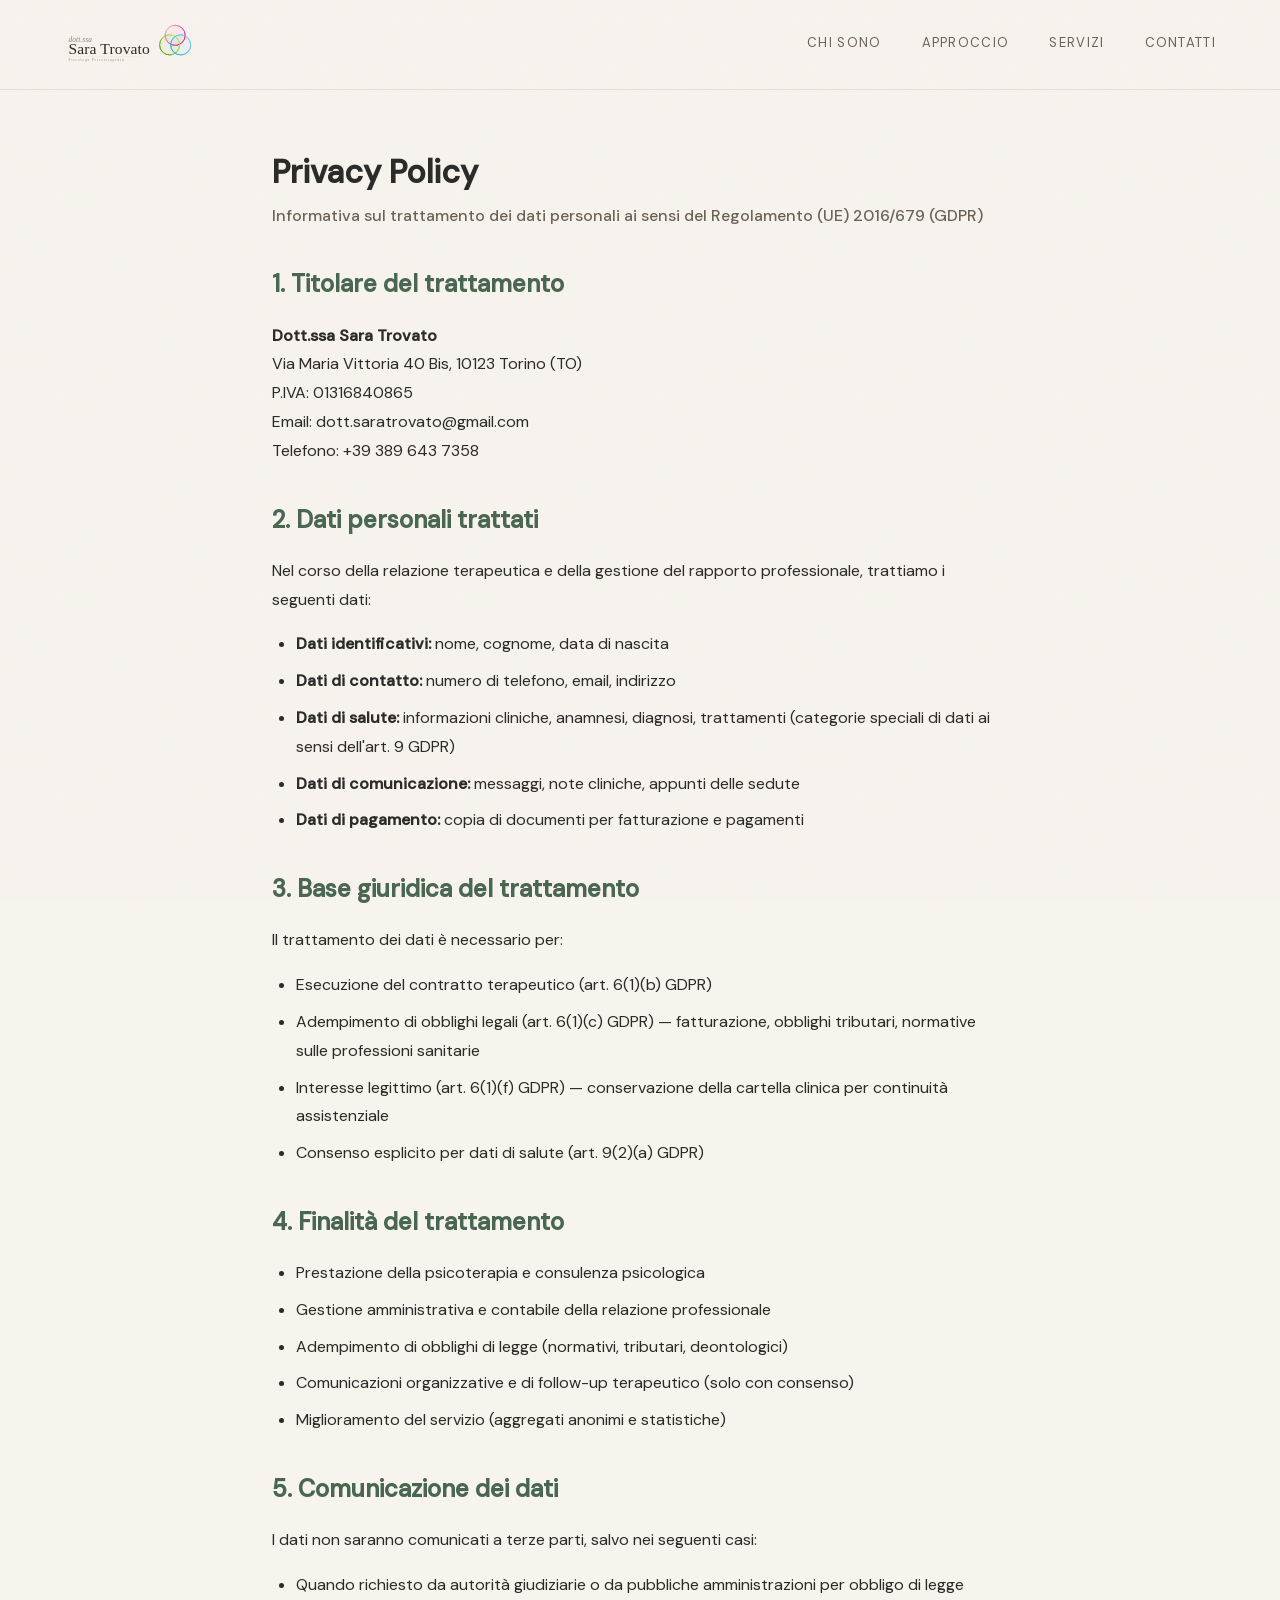
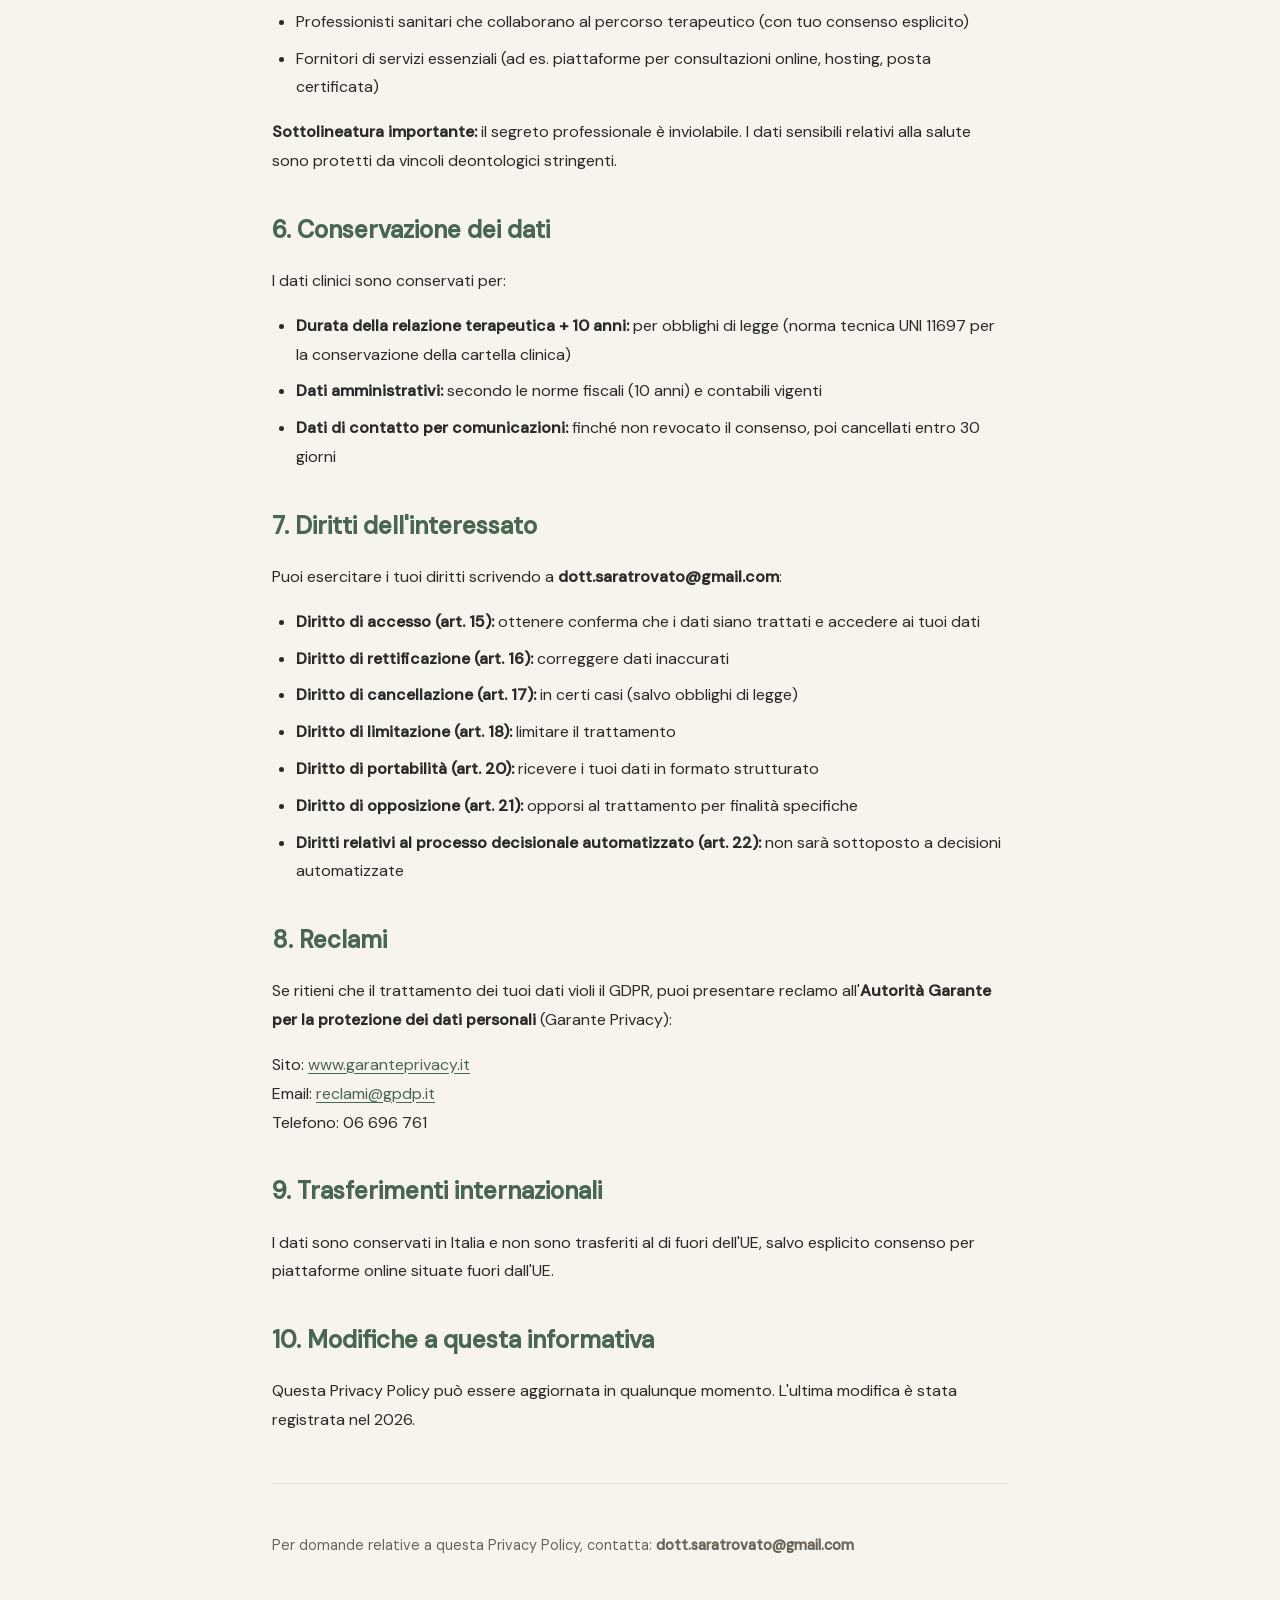
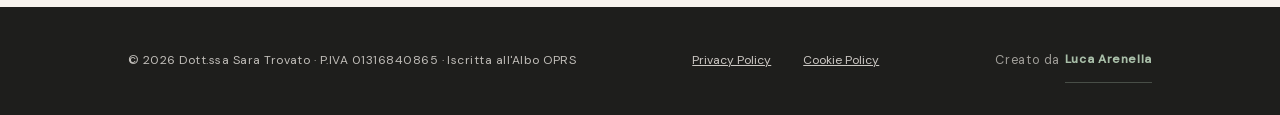
<file: privacy.html>
<!DOCTYPE html>
<html lang="it">
<head>
  <meta charset="UTF-8" />
  <meta http-equiv="Content-Security-Policy" content="default-src 'self'; script-src 'self'; style-src 'self' 'unsafe-inline'; img-src 'self' data:; font-src 'self'; connect-src 'none'; frame-src 'none'; object-src 'none'; base-uri 'self'; form-action 'none'" />
  <meta name="referrer" content="strict-origin-when-cross-origin" />
  <meta name="viewport" content="width=device-width, initial-scale=1.0" />
  <link rel="canonical" href="https://immacolato.github.io/sara-psy/privacy.html" />
  <title>Privacy Policy — Dott.ssa Sara Trovato</title>
  <link rel="stylesheet" href="fonts.css" />
  <link rel="stylesheet" href="styles.css" />
  <style>
    .policy-content { max-width: 800px; margin: 0 auto; padding: 9rem 2rem 2rem; line-height: 1.8; }
    .policy-content h2 { margin-top: 2rem; margin-bottom: 1rem; color: var(--sage-dk); }
    .policy-content h3 { margin-top: 1.5rem; margin-bottom: 0.8rem; font-size: 1rem; color: var(--warm-mid); }
    .policy-content p { margin-bottom: 1rem; }
    .policy-content ul { margin-left: 1.5rem; margin-bottom: 1rem; }
    .policy-content li { margin-bottom: 0.5rem; }
  </style>
  <link rel="icon" type="image/svg+xml" href="img/logo.svg" />
</head>
<body>
  <a class="skip-link" href="#main">Vai al contenuto</a>
  <nav aria-label="Navigazione principale">
    <a class="nav-name" href="index.html#top">
      <img src="img/logo.svg" alt="Dott.ssa Sara Trovato — Psicologa Psicoterapeuta" class="nav-logo">
    </a>
    <ul class="nav-links">
      <li><a href="index.html#chi-sono">Chi sono</a></li>
      <li><a href="index.html#approccio">Approccio</a></li>
      <li><a href="index.html#servizi">Servizi</a></li>
      <li><a href="index.html#contatti">Contatti</a></li>
    </ul>
    <div class="mobile-nav">
      <a href="index.html#chi-sono" class="mobile-nav-item">
        <svg aria-hidden="true" focusable="false" viewBox="0 0 24 24" fill="none" stroke="currentColor" stroke-width="1.5"><circle cx="12" cy="8" r="4"/><path d="M4 20c0-4 3.58-7 8-7s8 3 8 7"/></svg>
        <span>Chi sono</span>
      </a>
      <a href="index.html#approccio" class="mobile-nav-item">
        <svg aria-hidden="true" focusable="false" viewBox="0 0 24 24" fill="none" stroke="currentColor" stroke-width="1.5"><circle cx="12" cy="12" r="9"/><circle cx="12" cy="12" r="5"/><circle cx="12" cy="12" r="1.5" fill="currentColor" stroke="none"/></svg>
        <span>Approccio</span>
      </a>
      <a href="index.html#servizi" class="mobile-nav-item">
        <svg aria-hidden="true" focusable="false" viewBox="0 0 24 24" fill="none" stroke="currentColor" stroke-width="1.5"><rect x="3" y="3" width="7" height="7" rx="1"/><rect x="14" y="3" width="7" height="7" rx="1"/><rect x="3" y="14" width="7" height="7" rx="1"/><rect x="14" y="14" width="7" height="7" rx="1"/></svg>
        <span>Servizi</span>
      </a>
      <a href="index.html#contatti" class="mobile-nav-item">
        <svg aria-hidden="true" focusable="false" viewBox="0 0 24 24" fill="none" stroke="currentColor" stroke-width="1.5"><path d="M21 15a2 2 0 0 1-2 2H7l-4 4V5a2 2 0 0 1 2-2h14a2 2 0 0 1 2 2z"/></svg>
        <span>Contatti</span>
      </a>
    </div>
  </nav>

  <main id="main" class="policy-content" tabindex="-1">
    <h1>Privacy Policy</h1>
    <p style="font-weight: 500; color: var(--warm-mid);">Informativa sul trattamento dei dati personali ai sensi del Regolamento (UE) 2016/679 (GDPR)</p>

    <h2>1. Titolare del trattamento</h2>
    <p>
      <strong>Dott.ssa Sara Trovato</strong><br>
      Via Maria Vittoria 40 Bis, 10123 Torino (TO)<br>
      P.IVA: 01316840865<br>
      Email: dott.saratrovato@gmail.com<br>
      Telefono: +39 389 643 7358
    </p>

    <h2>2. Dati personali trattati</h2>
    <p>Nel corso della relazione terapeutica e della gestione del rapporto professionale, trattiamo i seguenti dati:</p>
    <ul>
      <li><strong>Dati identificativi:</strong> nome, cognome, data di nascita</li>
      <li><strong>Dati di contatto:</strong> numero di telefono, email, indirizzo</li>
      <li><strong>Dati di salute:</strong> informazioni cliniche, anamnesi, diagnosi, trattamenti (categorie speciali di dati ai sensi dell'art. 9 GDPR)</li>
      <li><strong>Dati di comunicazione:</strong> messaggi, note cliniche, appunti delle sedute</li>
      <li><strong>Dati di pagamento:</strong> copia di documenti per fatturazione e pagamenti</li>
    </ul>

    <h2>3. Base giuridica del trattamento</h2>
    <p>
      Il trattamento dei dati è necessario per:
    </p>
    <ul>
      <li>Esecuzione del contratto terapeutico (art. 6(1)(b) GDPR)</li>
      <li>Adempimento di obblighi legali (art. 6(1)(c) GDPR) — fatturazione, obblighi tributari, normative sulle professioni sanitarie</li>
      <li>Interesse legittimo (art. 6(1)(f) GDPR) — conservazione della cartella clinica per continuità assistenziale</li>
      <li>Consenso esplicito per dati di salute (art. 9(2)(a) GDPR)</li>
    </ul>

    <h2>4. Finalità del trattamento</h2>
    <ul>
      <li>Prestazione della psicoterapia e consulenza psicologica</li>
      <li>Gestione amministrativa e contabile della relazione professionale</li>
      <li>Adempimento di obblighi di legge (normativi, tributari, deontologici)</li>
      <li>Comunicazioni organizzative e di follow-up terapeutico (solo con consenso)</li>
      <li>Miglioramento del servizio (aggregati anonimi e statistiche)</li>
    </ul>

    <h2>5. Comunicazione dei dati</h2>
    <p>
      I dati non saranno comunicati a terze parti, salvo nei seguenti casi:
    </p>
    <ul>
      <li>Quando richiesto da autorità giudiziarie o da pubbliche amministrazioni per obbligo di legge</li>
      <li>Professionisti sanitari che collaborano al percorso terapeutico (con tuo consenso esplicito)</li>
      <li>Fornitori di servizi essenziali (ad es. piattaforme per consultazioni online, hosting, posta certificata)</li>
    </ul>
    <p>
      <strong>Sottolineatura importante:</strong> il segreto professionale è inviolabile. I dati sensibili relativi alla salute sono protetti da vincoli deontologici stringenti.
    </p>

    <h2>6. Conservazione dei dati</h2>
    <p>
      I dati clinici sono conservati per:
    </p>
    <ul>
      <li><strong>Durata della relazione terapeutica + 10 anni:</strong> per obblighi di legge (norma tecnica UNI 11697 per la conservazione della cartella clinica)</li>
      <li><strong>Dati amministrativi:</strong> secondo le norme fiscali (10 anni) e contabili vigenti</li>
      <li><strong>Dati di contatto per comunicazioni:</strong> finché non revocato il consenso, poi cancellati entro 30 giorni</li>
    </ul>

    <h2>7. Diritti dell'interessato</h2>
    <p>
      Puoi esercitare i tuoi diritti scrivendo a <strong>dott.saratrovato@gmail.com</strong>:
    </p>
    <ul>
      <li><strong>Diritto di accesso (art. 15):</strong> ottenere conferma che i dati siano trattati e accedere ai tuoi dati</li>
      <li><strong>Diritto di rettificazione (art. 16):</strong> correggere dati inaccurati</li>
      <li><strong>Diritto di cancellazione (art. 17):</strong> in certi casi (salvo obblighi di legge)</li>
      <li><strong>Diritto di limitazione (art. 18):</strong> limitare il trattamento</li>
      <li><strong>Diritto di portabilità (art. 20):</strong> ricevere i tuoi dati in formato strutturato</li>
      <li><strong>Diritto di opposizione (art. 21):</strong> opporsi al trattamento per finalità specifiche</li>
      <li><strong>Diritti relativi al processo decisionale automatizzato (art. 22):</strong> non sarà sottoposto a decisioni automatizzate</li>
    </ul>

    <h2>8. Reclami</h2>
    <p>
      Se ritieni che il trattamento dei tuoi dati violi il GDPR, puoi presentare reclamo all'<strong>Autorità Garante per la protezione dei dati personali</strong> (Garante Privacy):
    </p>
    <p>
      Sito: <a href="https://www.garanteprivacy.it" target="_blank" rel="noopener noreferrer">www.garanteprivacy.it</a><br>
      Email: <a href="mailto:reclami@gpdp.it">reclami@gpdp.it</a><br>
      Telefono: 06 696 761
    </p>

    <h2>9. Trasferimenti internazionali</h2>
    <p>
      I dati sono conservati in Italia e non sono trasferiti al di fuori dell'UE, salvo esplicito consenso per piattaforme online situate fuori dall'UE.
    </p>

    <h2>10. Modifiche a questa informativa</h2>
    <p>
      Questa Privacy Policy può essere aggiornata in qualunque momento. L'ultima modifica è stata registrata nel 2026.
    </p>

    <hr style="margin: 3rem 0; opacity: 0.2;">

    <p style="font-size: 0.9rem; color: var(--warm-mid); margin-top: 2rem;">
      Per domande relative a questa Privacy Policy, contatta: <strong>dott.saratrovato@gmail.com</strong>
    </p>
  </main>

  <footer>
    <p>© 2026 Dott.ssa Sara Trovato · P.IVA 01316840865 · Iscritta all'Albo OPRS</p>

    <div class="footer-links">
      <a href="privacy.html">Privacy Policy</a>
      <a href="cookie.html">Cookie Policy</a>
    </div>

    <div class="footer-credit">
      <span>Creato da</span>
      <a href="https://www.linkedin.com/in/luca-arenella/" target="_blank" rel="noopener noreferrer">Luca Arenella</a>
    </div>
  </footer>

  <script src="script.js" defer></script>
</body>
</html>
</file>
<file: fonts.css>
/* latin-ext */
@font-face {
  font-family: 'Cormorant Garamond';
  font-style: italic;
  font-weight: 300;
  font-display: swap;
  src: url(fonts/cormorant-1.woff2) format('woff2');
  unicode-range: U+0100-02BA, U+02BD-02C5, U+02C7-02CC, U+02CE-02D7, U+02DD-02FF, U+0304, U+0308, U+0329, U+1D00-1DBF, U+1E00-1E9F, U+1EF2-1EFF, U+2020, U+20A0-20AB, U+20AD-20C0, U+2113, U+2C60-2C7F, U+A720-A7FF;
}

/* latin */
@font-face {
  font-family: 'Cormorant Garamond';
  font-style: italic;
  font-weight: 300;
  font-display: swap;
  src: url(fonts/cormorant-2.woff2) format('woff2');
  unicode-range: U+0000-00FF, U+0131, U+0152-0153, U+02BB-02BC, U+02C6, U+02DA, U+02DC, U+0304, U+0308, U+0329, U+2000-206F, U+20AC, U+2122, U+2191, U+2193, U+2212, U+2215, U+FEFF, U+FFFD;
}

/* latin-ext */
@font-face {
  font-family: 'Cormorant Garamond';
  font-style: italic;
  font-weight: 400;
  font-display: swap;
  src: url(fonts/cormorant-1.woff2) format('woff2');
  unicode-range: U+0100-02BA, U+02BD-02C5, U+02C7-02CC, U+02CE-02D7, U+02DD-02FF, U+0304, U+0308, U+0329, U+1D00-1DBF, U+1E00-1E9F, U+1EF2-1EFF, U+2020, U+20A0-20AB, U+20AD-20C0, U+2113, U+2C60-2C7F, U+A720-A7FF;
}

/* latin */
@font-face {
  font-family: 'Cormorant Garamond';
  font-style: italic;
  font-weight: 400;
  font-display: swap;
  src: url(fonts/cormorant-2.woff2) format('woff2');
  unicode-range: U+0000-00FF, U+0131, U+0152-0153, U+02BB-02BC, U+02C6, U+02DA, U+02DC, U+0304, U+0308, U+0329, U+2000-206F, U+20AC, U+2122, U+2191, U+2193, U+2212, U+2215, U+FEFF, U+FFFD;
}

/* latin-ext */
@font-face {
  font-family: 'Cormorant Garamond';
  font-style: normal;
  font-weight: 300;
  font-display: swap;
  src: url(fonts/cormorant-3.woff2) format('woff2');
  unicode-range: U+0100-02BA, U+02BD-02C5, U+02C7-02CC, U+02CE-02D7, U+02DD-02FF, U+0304, U+0308, U+0329, U+1D00-1DBF, U+1E00-1E9F, U+1EF2-1EFF, U+2020, U+20A0-20AB, U+20AD-20C0, U+2113, U+2C60-2C7F, U+A720-A7FF;
}

/* latin */
@font-face {
  font-family: 'Cormorant Garamond';
  font-style: normal;
  font-weight: 300;
  font-display: swap;
  src: url(fonts/cormorant-4.woff2) format('woff2');
  unicode-range: U+0000-00FF, U+0131, U+0152-0153, U+02BB-02BC, U+02C6, U+02DA, U+02DC, U+0304, U+0308, U+0329, U+2000-206F, U+20AC, U+2122, U+2191, U+2193, U+2212, U+2215, U+FEFF, U+FFFD;
}

/* latin-ext */
@font-face {
  font-family: 'Cormorant Garamond';
  font-style: normal;
  font-weight: 400;
  font-display: swap;
  src: url(fonts/cormorant-3.woff2) format('woff2');
  unicode-range: U+0100-02BA, U+02BD-02C5, U+02C7-02CC, U+02CE-02D7, U+02DD-02FF, U+0304, U+0308, U+0329, U+1D00-1DBF, U+1E00-1E9F, U+1EF2-1EFF, U+2020, U+20A0-20AB, U+20AD-20C0, U+2113, U+2C60-2C7F, U+A720-A7FF;
}

/* latin */
@font-face {
  font-family: 'Cormorant Garamond';
  font-style: normal;
  font-weight: 400;
  font-display: swap;
  src: url(fonts/cormorant-4.woff2) format('woff2');
  unicode-range: U+0000-00FF, U+0131, U+0152-0153, U+02BB-02BC, U+02C6, U+02DA, U+02DC, U+0304, U+0308, U+0329, U+2000-206F, U+20AC, U+2122, U+2191, U+2193, U+2212, U+2215, U+FEFF, U+FFFD;
}

/* latin-ext */
@font-face {
  font-family: 'Cormorant Garamond';
  font-style: normal;
  font-weight: 500;
  font-display: swap;
  src: url(fonts/cormorant-3.woff2) format('woff2');
  unicode-range: U+0100-02BA, U+02BD-02C5, U+02C7-02CC, U+02CE-02D7, U+02DD-02FF, U+0304, U+0308, U+0329, U+1D00-1DBF, U+1E00-1E9F, U+1EF2-1EFF, U+2020, U+20A0-20AB, U+20AD-20C0, U+2113, U+2C60-2C7F, U+A720-A7FF;
}

/* latin */
@font-face {
  font-family: 'Cormorant Garamond';
  font-style: normal;
  font-weight: 500;
  font-display: swap;
  src: url(fonts/cormorant-4.woff2) format('woff2');
  unicode-range: U+0000-00FF, U+0131, U+0152-0153, U+02BB-02BC, U+02C6, U+02DA, U+02DC, U+0304, U+0308, U+0329, U+2000-206F, U+20AC, U+2122, U+2191, U+2193, U+2212, U+2215, U+FEFF, U+FFFD;
}

/* latin-ext */
@font-face {
  font-family: 'Cormorant Garamond';
  font-style: normal;
  font-weight: 600;
  font-display: swap;
  src: url(fonts/cormorant-3.woff2) format('woff2');
  unicode-range: U+0100-02BA, U+02BD-02C5, U+02C7-02CC, U+02CE-02D7, U+02DD-02FF, U+0304, U+0308, U+0329, U+1D00-1DBF, U+1E00-1E9F, U+1EF2-1EFF, U+2020, U+20A0-20AB, U+20AD-20C0, U+2113, U+2C60-2C7F, U+A720-A7FF;
}

/* latin */
@font-face {
  font-family: 'Cormorant Garamond';
  font-style: normal;
  font-weight: 600;
  font-display: swap;
  src: url(fonts/cormorant-4.woff2) format('woff2');
  unicode-range: U+0000-00FF, U+0131, U+0152-0153, U+02BB-02BC, U+02C6, U+02DA, U+02DC, U+0304, U+0308, U+0329, U+2000-206F, U+20AC, U+2122, U+2191, U+2193, U+2212, U+2215, U+FEFF, U+FFFD;
}

/* latin-ext */
@font-face {
  font-family: 'DM Sans';
  font-style: normal;
  font-weight: 300;
  font-display: swap;
  src: url(fonts/dm-sans-5.woff2) format('woff2');
  unicode-range: U+0100-02BA, U+02BD-02C5, U+02C7-02CC, U+02CE-02D7, U+02DD-02FF, U+0304, U+0308, U+0329, U+1D00-1DBF, U+1E00-1E9F, U+1EF2-1EFF, U+2020, U+20A0-20AB, U+20AD-20C0, U+2113, U+2C60-2C7F, U+A720-A7FF;
}

/* latin */
@font-face {
  font-family: 'DM Sans';
  font-style: normal;
  font-weight: 300;
  font-display: swap;
  src: url(fonts/dm-sans-6.woff2) format('woff2');
  unicode-range: U+0000-00FF, U+0131, U+0152-0153, U+02BB-02BC, U+02C6, U+02DA, U+02DC, U+0304, U+0308, U+0329, U+2000-206F, U+20AC, U+2122, U+2191, U+2193, U+2212, U+2215, U+FEFF, U+FFFD;
}

/* latin-ext */
@font-face {
  font-family: 'DM Sans';
  font-style: normal;
  font-weight: 400;
  font-display: swap;
  src: url(fonts/dm-sans-5.woff2) format('woff2');
  unicode-range: U+0100-02BA, U+02BD-02C5, U+02C7-02CC, U+02CE-02D7, U+02DD-02FF, U+0304, U+0308, U+0329, U+1D00-1DBF, U+1E00-1E9F, U+1EF2-1EFF, U+2020, U+20A0-20AB, U+20AD-20C0, U+2113, U+2C60-2C7F, U+A720-A7FF;
}

/* latin */
@font-face {
  font-family: 'DM Sans';
  font-style: normal;
  font-weight: 400;
  font-display: swap;
  src: url(fonts/dm-sans-6.woff2) format('woff2');
  unicode-range: U+0000-00FF, U+0131, U+0152-0153, U+02BB-02BC, U+02C6, U+02DA, U+02DC, U+0304, U+0308, U+0329, U+2000-206F, U+20AC, U+2122, U+2191, U+2193, U+2212, U+2215, U+FEFF, U+FFFD;
}

/* latin-ext */
@font-face {
  font-family: 'DM Sans';
  font-style: normal;
  font-weight: 500;
  font-display: swap;
  src: url(fonts/dm-sans-5.woff2) format('woff2');
  unicode-range: U+0100-02BA, U+02BD-02C5, U+02C7-02CC, U+02CE-02D7, U+02DD-02FF, U+0304, U+0308, U+0329, U+1D00-1DBF, U+1E00-1E9F, U+1EF2-1EFF, U+2020, U+20A0-20AB, U+20AD-20C0, U+2113, U+2C60-2C7F, U+A720-A7FF;
}

/* latin */
@font-face {
  font-family: 'DM Sans';
  font-style: normal;
  font-weight: 500;
  font-display: swap;
  src: url(fonts/dm-sans-6.woff2) format('woff2');
  unicode-range: U+0000-00FF, U+0131, U+0152-0153, U+02BB-02BC, U+02C6, U+02DA, U+02DC, U+0304, U+0308, U+0329, U+2000-206F, U+20AC, U+2122, U+2191, U+2193, U+2212, U+2215, U+FEFF, U+FFFD;
}
</file>
<file: styles.css>
*, *::before, *::after { box-sizing: border-box; margin: 0; padding: 0; }

:root {
  --cream:   #F7F3ED;
  --ivory:   #EDE8DF;
  --sage:    #7A9480;
  --sage-lt: #A8BEA8;
  --sage-dk: #496650;
  --charcoal:#2A2A28;
  --warm-mid:#6B6256;
  --blush:   #C9A98A;
  --white:   #FFFFFF;
}

html { scroll-behavior: smooth; }

body {
  font-family: 'DM Sans', sans-serif;
  background: var(--cream);
  color: var(--charcoal);
  line-height: 1.75;
  overflow-wrap: anywhere;
}

/* ─── GRAIN OVERLAY ─── */
body::before {
  content: '';
  position: fixed;
  inset: 0;
  pointer-events: none;
  z-index: 999;
  opacity: .025;
  background-image: url("data:image/svg+xml,%3Csvg viewBox='0 0 256 256' xmlns='http://www.w3.org/2000/svg'%3E%3Cfilter id='n'%3E%3CfeTurbulence type='fractalNoise' baseFrequency='0.9' numOctaves='4' stitchTiles='stitch'/%3E%3C/filter%3E%3Crect width='100%25' height='100%25' filter='url(%23n)'/%3E%3C/svg%3E");
  background-size: 200px;
}

/* ─── NAV ─── */
nav {
  position: fixed;
  top: 0; left: 0; right: 0;
  z-index: 100;
  display: flex;
  justify-content: space-between;
  align-items: center;
  padding: 1.4rem 4rem;
  background: rgba(247,243,237,.88);
  backdrop-filter: blur(12px);
  border-bottom: 1px solid rgba(122,148,128,.18);
  transition: padding .3s;
}
nav.scrolled { padding: .9rem 4rem; }
.nav-name {
  text-decoration: none;
  display: flex;
  align-items: center;
  min-width: 0;
}
.nav-logo {
  height: 44px;
  width: auto;
  max-width: 100%;
  display: block;
  transition: height .3s;
}
nav.scrolled .nav-logo { height: 34px; }
.nav-links { display: flex; gap: 2.5rem; list-style: none; }
.nav-links a {
  font-size: .82rem;
  font-weight: 400;
  letter-spacing: .1em;
  text-transform: uppercase;
  color: var(--warm-mid);
  text-decoration: none;
  transition: color .25s;
  display: inline-flex;
  align-items: center;
  min-height: 44px;
  border-bottom: 1.5px solid transparent;
  transition: color .25s, border-color .25s;
}
.nav-links a:hover { color: var(--sage-dk); }
.nav-links a.active {
  color: var(--sage-dk);
  border-bottom-color: var(--sage-dk);
}

/* ─── SCROLL OFFSET (fixed navbar) ─── */
[id] { scroll-margin-top: var(--header-offset, 130px); }


/* ─── HERO ─── */
.hero {
  min-height: 100vh;
  display: grid;
  grid-template-columns: 1fr 1fr;
  padding-top: 80px;
}
.hero-text {
  display: flex;
  flex-direction: column;
  justify-content: center;
  padding: 6rem 5rem 6rem 8rem;
}
.hero-eyebrow {
  font-size: .78rem;
  font-weight: 400;
  letter-spacing: .2em;
  text-transform: uppercase;
  color: var(--sage-dk);
  margin-bottom: 1.6rem;
}
.hero-name {
  font-family: 'Cormorant Garamond', serif;
  font-weight: 300;
  font-size: clamp(3rem, 5vw, 5rem);
  line-height: 1.1;
  color: var(--charcoal);
  margin-bottom: .6rem;
}
.hero-name em {
  font-style: italic;
  font-weight: 400;
  color: var(--sage-dk);
}
.hero-name-prefix {
  font-size: .72em;
  font-weight: 300;
  letter-spacing: .04em;
  color: var(--charcoal);
}
.hero-title {
  font-family: 'Cormorant Garamond', serif;
  font-size: 1.15rem;
  font-weight: 600;
  font-style: italic;
  color: var(--warm-mid);
  letter-spacing: .03em;
  margin-bottom: 2.4rem;
}
.hero-tagline {
  font-size: 1.02rem;
  font-weight: 300;
  color: var(--charcoal);
  max-width: 420px;
  margin-bottom: 2.2rem;
  line-height: 1.8;
}
.hero-cta {
  display: flex;
  flex-direction: column;
  align-items: flex-start;
  gap: .65rem;
}
.btn {
  display: inline-flex;
  align-items: center;
  justify-content: center;
  gap: .55rem;
  padding: .85rem 1.8rem;
  border-radius: 8px;
  font-family: 'DM Sans', sans-serif;
  font-size: .82rem;
  font-weight: 500;
  letter-spacing: .08em;
  text-transform: uppercase;
  text-decoration: none;
  cursor: pointer;
  border: none;
  transition: all .25s ease;
}
.hero-cta .btn-primary { width: fit-content; min-width: 19rem; min-height: 54px; }
.hero-secondary-links { display: flex; flex-wrap: wrap; gap: .25rem 1.25rem; }
.hero-contact-link {
  display: inline-flex;
  align-items: center;
  gap: .45rem;
  min-height: 44px;
  color: var(--warm-mid);
  font-size: .9rem;
  text-underline-offset: .2em;
}
.hero-contact-link:hover { color: var(--sage-dk); }

.hero-visual {
  position: relative;
  overflow: hidden;
}
.hero-visual-img {
  width: 100%;
  height: 100%;
  object-fit: cover;
  object-position: center;
  display: block;
}

/* ─── SECTIONS ─── */
section { padding: 7rem 8rem; }
.section-alt { background: var(--ivory); }

.section-label {
  font-size: .75rem;
  font-weight: 500;
  letter-spacing: .22em;
  text-transform: uppercase;
  color: var(--sage-dk);
  margin-bottom: 1.2rem;
  display: flex;
  align-items: center;
  gap: 1rem;
}
.section-label::after {
  content: '';
  display: block;
  height: 1px;
  width: 40px;
  background: var(--sage-lt);
}
.section-title {
  font-family: 'Cormorant Garamond', serif;
  font-weight: 300;
  font-size: clamp(2rem, 3.5vw, 3rem);
  line-height: 1.2;
  color: var(--charcoal);
  margin-bottom: 2.4rem;
}
.section-title em { font-style: italic; color: var(--sage-dk); }

/* ─── CHI SONO ─── */
.chi-sono-grid {
  display: grid;
  grid-template-columns: 1fr 1.3fr;
  gap: 6rem;
  align-items: start;
}
.photo-frame {
  position: relative;
}
.photo-frame::before {
  content: '';
  position: absolute;
  top: -1.2rem; left: -1.2rem;
  width: 100%; height: 100%;
  border: 1.5px solid var(--sage-lt);
  border-radius: 10px;
  z-index: 0;
}
.photo-frame svg, .photo-frame img {
  width: 100%;
  aspect-ratio: 3/4;
  object-fit: cover;
  display: block;
  position: relative;
  z-index: 1;
  border-radius: 10px;
}
.bio-text p { font-size: .97rem; font-weight: 300; color: var(--charcoal); margin-bottom: 1.4rem; line-height: 1.85; }
.formation-list {
  margin-top: 2rem;
  list-style: none;
  border-top: 1px solid var(--ivory);
  padding-top: 2rem;
}
.formation-list li {
  font-size: .85rem;
  font-weight: 300;
  color: var(--warm-mid);
  padding: .55rem 0;
  border-bottom: 1px solid rgba(237,232,223,.8);
  display: flex;
  gap: 1rem;
}
.formation-list li .year {
  font-family: 'Cormorant Garamond', serif;
  font-style: italic;
  font-size: .92rem;
  color: var(--sage-dk);
  white-space: nowrap;
  min-width: 40px;
}

/* ─── APPROCCIO ─── */
.approccio-inner { max-width: 860px; }
blockquote {
  font-family: 'Cormorant Garamond', serif;
  font-size: clamp(1.25rem, 2vw, 1.7rem);
  font-style: italic;
  font-weight: 300;
  line-height: 1.65;
  color: var(--charcoal);
  border-left: 3px solid var(--sage);
  padding: 1.5rem 2.5rem;
  margin: 2.5rem 0;
  position: relative;
}
blockquote cite {
  display: block;
  margin-top: 1rem;
  font-size: .78rem;
  font-style: normal;
  font-family: 'DM Sans', sans-serif;
  letter-spacing: .12em;
  text-transform: uppercase;
  color: var(--warm-mid);
}
.approccio-pillars {
  display: grid;
  grid-template-columns: repeat(3, 1fr);
  gap: 2rem;
  margin-top: 3.5rem;
}
.pillar {
  padding: 2rem;
  background: var(--cream);
  border-radius: 12px;
  border-top: 2px solid var(--sage);
}
.pillar h3 {
  font-family: 'Cormorant Garamond', serif;
  font-size: 1.15rem;
  font-weight: 500;
  margin-bottom: .7rem;
  color: var(--charcoal);
}
.pillar p { font-size: .85rem; font-weight: 300; color: var(--warm-mid); line-height: 1.75; }

/* ─── AREE DI INTERVENTO ─── */
.aree-grid {
  display: grid;
  grid-template-columns: repeat(3, 1fr);
  gap: 1.5rem;
  margin-top: 1rem;
}
.area-card {
  padding: 2rem 1.8rem;
  background: var(--cream);
  border-radius: 12px;
  border-bottom: 2px solid transparent;
  transition: border-color .3s, transform .3s;
  cursor: default;
}

.area-card:hover { border-color: var(--sage); transform: translateY(-4px); }
.area-card h3 {
  font-family: 'Cormorant Garamond', serif;
  font-size: 1.1rem;
  font-weight: 500;
  color: var(--charcoal);
  margin-bottom: .6rem;
}
.area-card p { font-size: .84rem; font-weight: 300; color: var(--warm-mid); line-height: 1.7; }
.area-dot { display: inline-block; width: 6px; height: 6px; border-radius: 50%; background: var(--sage); margin-bottom: 1rem; }
.area-icon {
  width: 44px;
  height: 44px;
  border-radius: 50%;
  background: rgba(122, 148, 128, .12);
  display: flex;
  align-items: center;
  justify-content: center;
  margin-bottom: 1.2rem;
  color: var(--sage);
  transition: background .3s;
}
.area-icon svg { width: 20px; height: 20px; }
.area-card:hover .area-icon { background: rgba(122, 148, 128, .22); }

/* ─── MODALITÀ ─── */
.modalita-grid { display: grid; grid-template-columns: 1fr 1fr; gap: 3rem; }
.modalita-card {
  padding: 3rem;
  border: 1.5px solid var(--ivory);
  border-radius: 12px;
  position: relative;
  overflow: hidden;
}
.modalita-card::before {
  content: '';
  position: absolute;
  top: 0; left: 0;
  width: 100%; height: 3px;
  background: linear-gradient(90deg, var(--sage), var(--blush));
}
.modalita-card h3 {
  font-family: 'Cormorant Garamond', serif;
  font-size: 1.6rem;
  font-weight: 400;
  color: var(--charcoal);
  margin-bottom: 1rem;
}
.modalita-card p { font-size: .92rem; font-weight: 300; color: var(--warm-mid); line-height: 1.8; }
.modalita-icon { font-size: 1.8rem; margin-bottom: 1.2rem; }

/* ─── SCROLL TO TOP ─── */
#scroll-top {
  position: fixed;
  bottom: 2rem;
  left: 2rem;
  width: 44px;
  height: 44px;
  border-radius: 50%;
  border: 1.5px solid var(--sage);
  background: var(--cream);
  color: var(--sage);
  display: flex;
  align-items: center;
  justify-content: center;
  cursor: pointer;
  opacity: 0;
  pointer-events: none;
  transform: translateY(10px);
  transition: opacity .3s, transform .3s;
  z-index: 90;
}
#scroll-top.visible {
  opacity: 1;
  pointer-events: auto;
  transform: translateY(0);
}
#scroll-top:hover { background: rgba(122, 148, 128, .12); }
#scroll-top svg { width: 18px; height: 18px; }

/* ─── CONTATTI ─── */
#contatti {
  background: var(--charcoal);
  text-align: center;
}
#contatti .section-label { color: var(--sage-lt); justify-content: center; }
#contatti .section-label::after { background: var(--sage-dk); }
#contatti .section-title { color: var(--cream); }
#contatti .contact-sub {
  font-size: .97rem;
  font-weight: 300;
  color: rgba(247,243,237,.6);
  max-width: 480px;
  margin: 0 auto 3.5rem;
}
/* ─── FOOTER ─── */
footer {
  background: #1E1E1C;
  padding: 2rem 8rem;
  display: flex;
  justify-content: space-between;
  align-items: center;
}
footer p { font-size: .75rem; color: rgba(247,243,237,.75); letter-spacing: .04em; }
footer a { color: rgba(247,243,237,.8); text-decoration: none; font-size: .75rem; }
footer a:hover { color: var(--sage-lt); }
.footer-credit {
  font-size: .78rem;
  letter-spacing: .05em;
  color: rgba(247,243,237,.75);
  display: flex;
  align-items: center;
  gap: .3rem;
}
.footer-credit span {
  color: rgba(247,243,237,.6);
}
.footer-credit a {
  color: var(--sage-lt);
  text-decoration: none;
  font-weight: 600;
  transition: color .25s, text-decoration .25s;
  border-bottom: 1px solid rgba(168,190,168,.3);
  padding-bottom: 1px;
}
.footer-credit a:hover {
  color: var(--sage);
  text-decoration: none;
  border-bottom-color: var(--sage);
}

/* ─── CONTATTI GRID ─── */
.contatti-grid {
  display: grid;
  grid-template-columns: repeat(2, minmax(0, 1fr));
  gap: 2rem;
  margin-top: 3rem;
  align-items: stretch;
}
.contatti-info-card {
  background: rgba(255,255,255,.07);
  border: 1px solid rgba(247,243,237,.12);
  border-radius: 12px;
  padding: 2.5rem;
}
.contatti-info-card h3 {
  font-family: 'Cormorant Garamond', serif;
  font-size: 1.25rem;
  font-weight: 400;
  color: var(--cream);
  margin-bottom: 2rem;
  display: flex;
  align-items: center;
  gap: .7rem;
}
.contatti-info-card h3 svg { width:18px;height:18px;stroke:var(--sage-lt);fill:none;stroke-width:2;stroke-linecap:round;stroke-linejoin:round; }
.info-row {
  display: flex;
  align-items: flex-start;
  gap: 1rem;
  padding: 1rem 0;
  border-bottom: 1px solid rgba(247,243,237,.08);
  text-decoration: none;
  justify-content: flex-start;
}
.info-row:last-child { border-bottom: none; }
.info-row svg { width:16px;height:16px;stroke:var(--sage-lt);fill:none;stroke-width:2;stroke-linecap:round;stroke-linejoin:round;flex-shrink:0;margin-top:4px; }
.info-row-text { display: flex; flex-direction: column; text-align: left; }
.info-row-label { font-size: .7rem; letter-spacing: .16em; text-transform: uppercase; color: rgba(247,243,237,.75); margin-bottom: .3rem; }
.info-row-value { font-size: .9rem; font-weight: 300; color: rgba(247,243,237,.8); transition: color .2s; line-height: 1.5; }
a.info-row:hover .info-row-value { color: var(--sage-lt); }

.map-wrap {
  margin-top: .8rem;
  border-radius: 12px;
  overflow: hidden;
  border: 1px solid rgba(247,243,237,.1);
  background: rgba(255,255,255,.05);
}
.map-label {
  font-size: .7rem; letter-spacing: .16em; text-transform: uppercase;
  color: rgba(247,243,237,.75); margin-bottom: .8rem;
  display: flex; align-items: center; gap: .5rem;
}
.map-label svg { width:12px;height:12px;stroke:var(--sage-lt);fill:none;stroke-width:2;stroke-linecap:round;stroke-linejoin:round; }

@media (max-width: 1024px) {
  .contatti-grid { grid-template-columns: 1fr; gap: 2rem; }
}

/* ─── ICON SVG ─── */
.icon { width: 16px; height: 16px; stroke: currentColor; fill: none; stroke-width: 2; stroke-linecap: round; stroke-linejoin: round; }

/* ─── RESPONSIVE ─── */
@media (max-width: 1024px) {
  nav { padding: 1.2rem 2.5rem; }
  .nav-links { gap: 1.5rem; }
  section { padding: 5rem 3.5rem; }
  .hero { grid-template-columns: 1fr; min-height: auto; }
  .hero-text { padding: 7rem 3.5rem 4rem; }
  .hero-visual { height: 60vw; }
  .chi-sono-grid { grid-template-columns: 1fr; gap: 3rem; }
  .photo-frame { max-width: 320px; }
  .aree-grid { grid-template-columns: 1fr 1fr; }
  .approccio-pillars { grid-template-columns: 1fr; }
  .modalita-grid { grid-template-columns: 1fr; }
  footer { padding: 2rem 3rem; flex-direction: column; gap: 1rem; text-align: center; }
}
@media (max-width: 640px) {
  nav { padding: .75rem 1.2rem; }
  nav.scrolled { padding: .5rem 1.2rem; }
  .nav-links { display: none; }
  .nav-logo { height: 44px; margin-left: -6px; }
  nav.scrolled .nav-logo { height: 36px; }
  section { padding: 4rem 1.5rem; }
  .hero-text { padding: 6rem 1.5rem 3rem; }
  .hero-cta .btn-primary { width: 100%; min-width: 0; }
  .aree-grid { grid-template-columns: 1fr; }
  footer { padding: 2rem 1.5rem; }
}

/* ─── MOBILE NAV (top-right, inside main nav) ─── */
.mobile-nav {
  display: none;
}
@media (max-width: 640px) {
  .mobile-nav {
    display: flex;
    align-items: center;
    gap: .2rem;
  }
  .mobile-nav-item {
    display: flex;
    flex-direction: column;
    align-items: center;
    justify-content: center;
    gap: .2rem;
    text-decoration: none;
    padding: .55rem .45rem;
    min-height: 44px;
    min-width: 44px;
    color: var(--warm-mid);
  }
  .mobile-nav-item svg {
    width: 18px;
    height: 18px;
    color: var(--sage);
    transition: color .2s;
  }
  .mobile-nav-item span {
    font-family: 'Cormorant Garamond', serif;
    font-size: .62rem;
    letter-spacing: .05em;
    text-transform: uppercase;
    color: var(--warm-mid);
    white-space: nowrap;
    transition: color .2s;
  }
  .mobile-nav-item.active svg { color: var(--sage-dk); }
  .mobile-nav-item.active span { color: var(--sage-dk); font-weight: 500; }
  .mobile-nav-item:active svg { color: var(--sage-dk); }
  #scroll-top { bottom: 2rem; }
}

/* ─── FADE-IN ANIMATION ─── */
.reveal-ready {
  opacity: 0;
  transform: translateY(24px);
  transition: opacity .7s ease, transform .7s ease;
}
.reveal-ready.visible {
  opacity: 1;
  transform: translateY(0);
}
.reveal-d1 { transition-delay: .1s; }
.reveal-d2 { transition-delay: .2s; }
.reveal-d3 { transition-delay: .3s; }

/* Shared accessibility and direct-contact layout. */
[hidden] { display: none !important; }
:focus-visible { outline: 3px solid var(--sage-dk); outline-offset: 4px; }
#contatti :focus-visible, footer :focus-visible { outline-color: var(--cream); }
.skip-link {
  position: fixed; top: .5rem; left: .5rem; z-index: 110;
  background: var(--charcoal); color: var(--white); padding: .7rem 1rem;
  transform: translateY(-150%);
}
.skip-link:focus { transform: none; outline-color: var(--cream); }
.sr-only {
  position: absolute; width: 1px; height: 1px; padding: 0; margin: -1px;
  overflow: hidden; clip-path: inset(50%); white-space: nowrap; border: 0;
}

.hero-visual picture { display: block; width: 100%; height: 100%; }
.btn-primary { background: var(--sage-dk); color: var(--white); }
.btn-primary:hover { background: var(--charcoal); }
.hero-cta .btn { min-height: 44px; }
.hero-cta .btn-primary { min-height: 54px; }
.nav-name { color: var(--charcoal); }
.footer-links { display: flex; flex-wrap: wrap; justify-content: center; gap: .5rem 2rem; }
footer a { display: inline-flex; align-items: center; min-height: 44px; text-decoration: underline; }
.contatti-grid > *, .chi-sono-grid > *, .info-row-text { min-width: 0; }
.contatti-direct-card {
  background: rgba(255,255,255,.05); border: 1px solid rgba(247,243,237,.3);
  border-radius: 12px; padding: 2.5rem; text-align: left; color: var(--cream);
}
.contatti-direct-card h3 {
  font-family: 'Cormorant Garamond', serif; font-size: 1.7rem;
  font-weight: 500; line-height: 1.3; margin-bottom: 1rem;
}
.direct-contact-actions { margin: 1.5rem 0; }
.direct-contact-primary { width: fit-content; min-width: min(17rem, 100%); max-width: 100%; min-height: 48px; }
.direct-contact-secondary { display: flex; flex-wrap: wrap; gap: .25rem 1.1rem; margin-top: .4rem; }
.direct-contact-secondary a {
  display: inline-flex; align-items: center; min-height: 44px;
  color: var(--cream); font-size: .9rem; text-underline-offset: .2em;
}
.direct-contact-secondary a:hover { color: var(--sage-lt); }
.contact-note { font-size: .9rem; color: rgba(247,243,237,.8); margin-top: 1rem; }
.contact-note a, .map-details a { color: var(--cream); text-underline-offset: .2em; }
.map-location { grid-column: 1 / -1; min-width: 0; text-align: left; }
.map-preview { display: block; position: relative; overflow: hidden; aspect-ratio: 2.2 / 1; }
.map-preview img { display: block; width: 100%; height: 100%; object-fit: cover; }
.map-preview:focus-visible { outline: 3px solid var(--cream); outline-offset: -5px; }
.map-marker {
  position: absolute; left: 57%; top: 50%; width: 40px; height: 40px;
  transform: translate(-50%, -100%); fill: var(--sage-dk); stroke: white;
  stroke-width: 1.5; filter: drop-shadow(0 2px 4px rgba(0,0,0,.5));
}
.map-marker circle { fill: white; stroke: none; }
.map-preview-caption {
  position: absolute; left: .8rem; bottom: .8rem; padding: .35rem .6rem;
  border-radius: 4px; color: var(--cream); background: rgba(30,30,28,.9);
  font-size: .8rem; line-height: 1.3;
}
.map-details { display: flex; flex-wrap: wrap; flex-direction: row; justify-content: space-between; align-items: center; gap: .25rem 1rem; padding: .6rem .9rem .8rem; }
.map-open { display: inline-flex; align-items: center; min-height: 44px; font-size: .9rem; }
.map-attribution { font-size: .72rem; line-height: 1.5; color: var(--cream); }
.policy-content { overflow-wrap: anywhere; }
.policy-content a { color: var(--sage-dk); text-underline-offset: .2em; }
.cookie-table { table-layout: fixed; }
.cookie-table th, .cookie-table td { overflow-wrap: anywhere; }

@media (max-width: 1024px) {
  nav.scrolled { padding: .9rem 2.5rem; }
}
@media (max-width: 640px) {
  nav, nav.scrolled { padding: .6rem 1rem; flex-wrap: wrap; gap: .3rem; }
  .nav-name { width: 100%; justify-content: center; }
  .nav-logo, nav.scrolled .nav-logo { height: 38px; margin: 0; }
  .mobile-nav { width: 100%; justify-content: space-between; gap: 0; }
  .mobile-nav-item { padding: .35rem .2rem; }
  .mobile-nav-item span { font-family: 'DM Sans', sans-serif; font-size: .75rem; letter-spacing: 0; text-transform: none; }
  .mobile-nav-item svg { width: 16px; height: 16px; color: var(--sage-dk); }
  .hero-text { padding-top: 9rem; }
  .map-preview { aspect-ratio: 1.5 / 1; }
  .map-marker { left: 59%; }
  .contatti-info-card, .contatti-direct-card { padding: 1.5rem; }
  .policy-content { padding-top: 10rem; }
  #scroll-top { display: none; }
}
@media (prefers-reduced-motion: reduce) {
  html { scroll-behavior: auto; }
  *, *::before, *::after { animation: none !important; transition: none !important; }
  .reveal-ready { opacity: 1; transform: none; }
}
</file>
